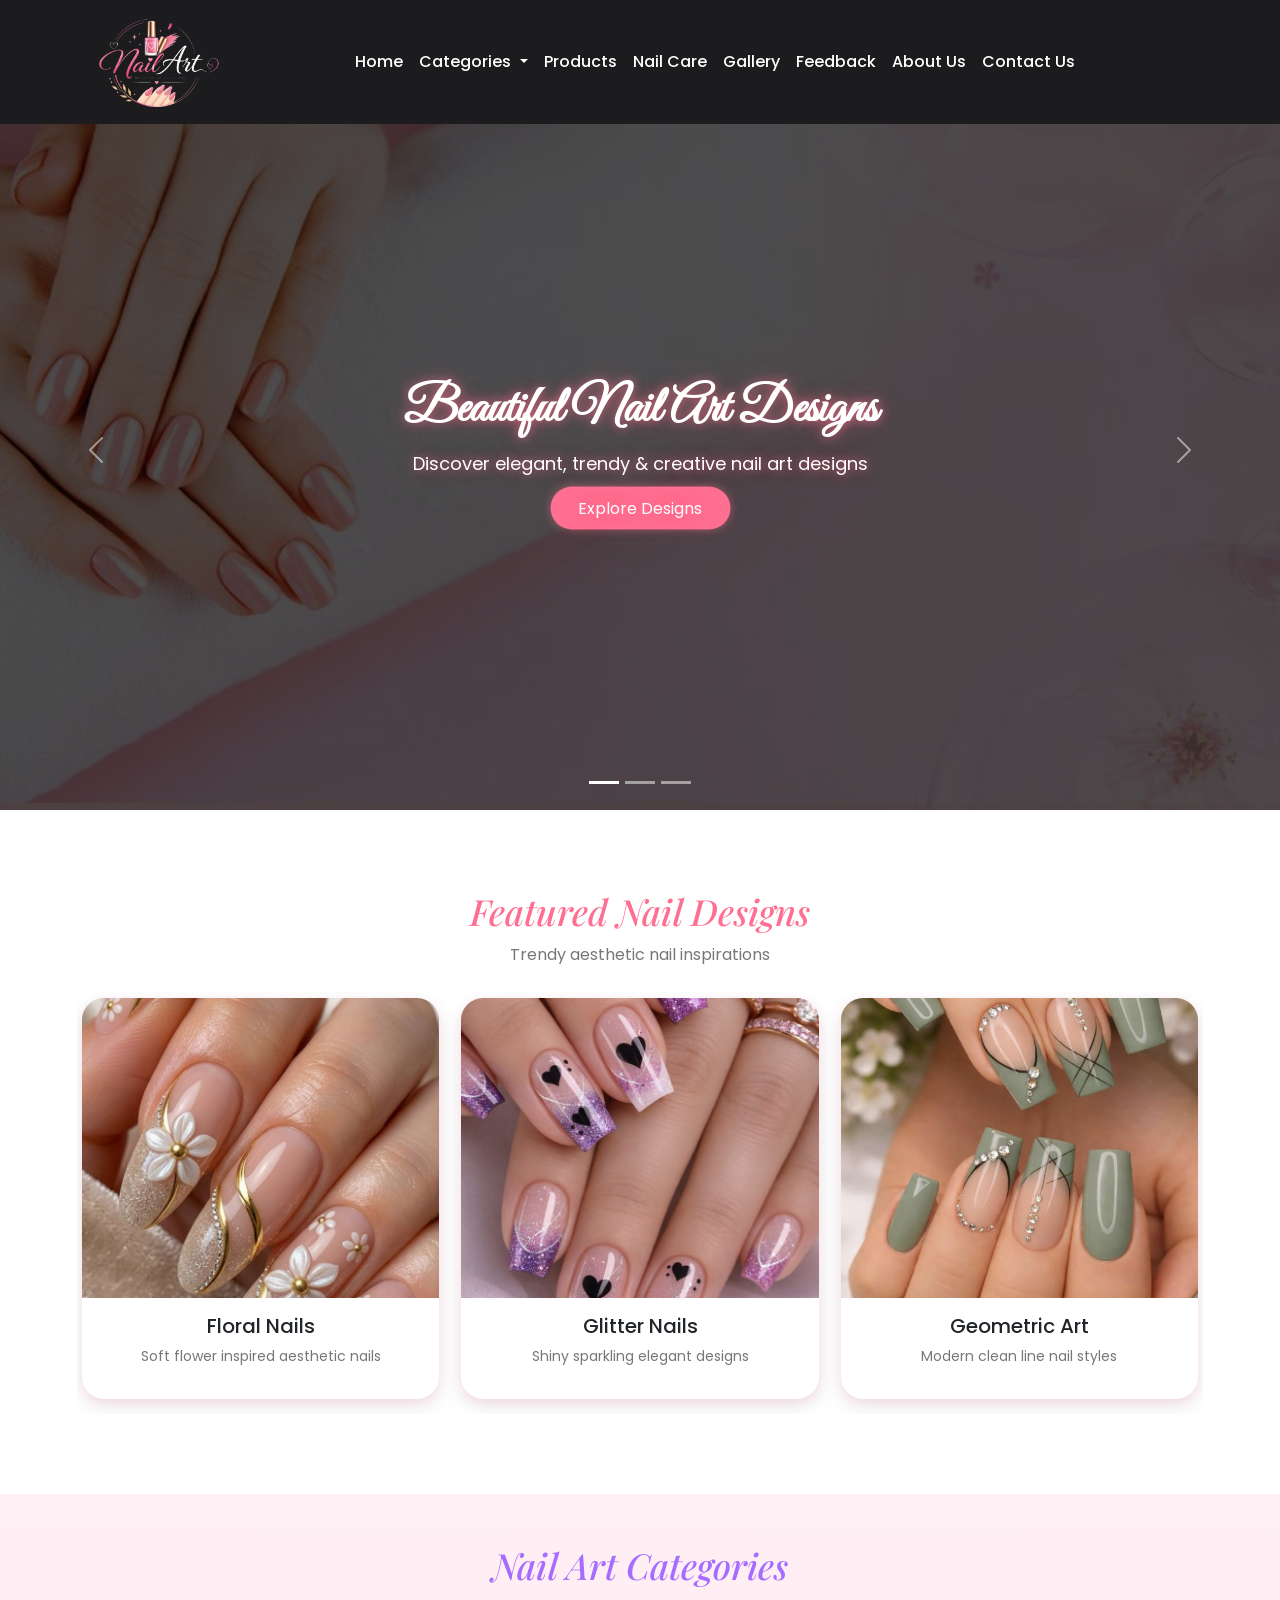
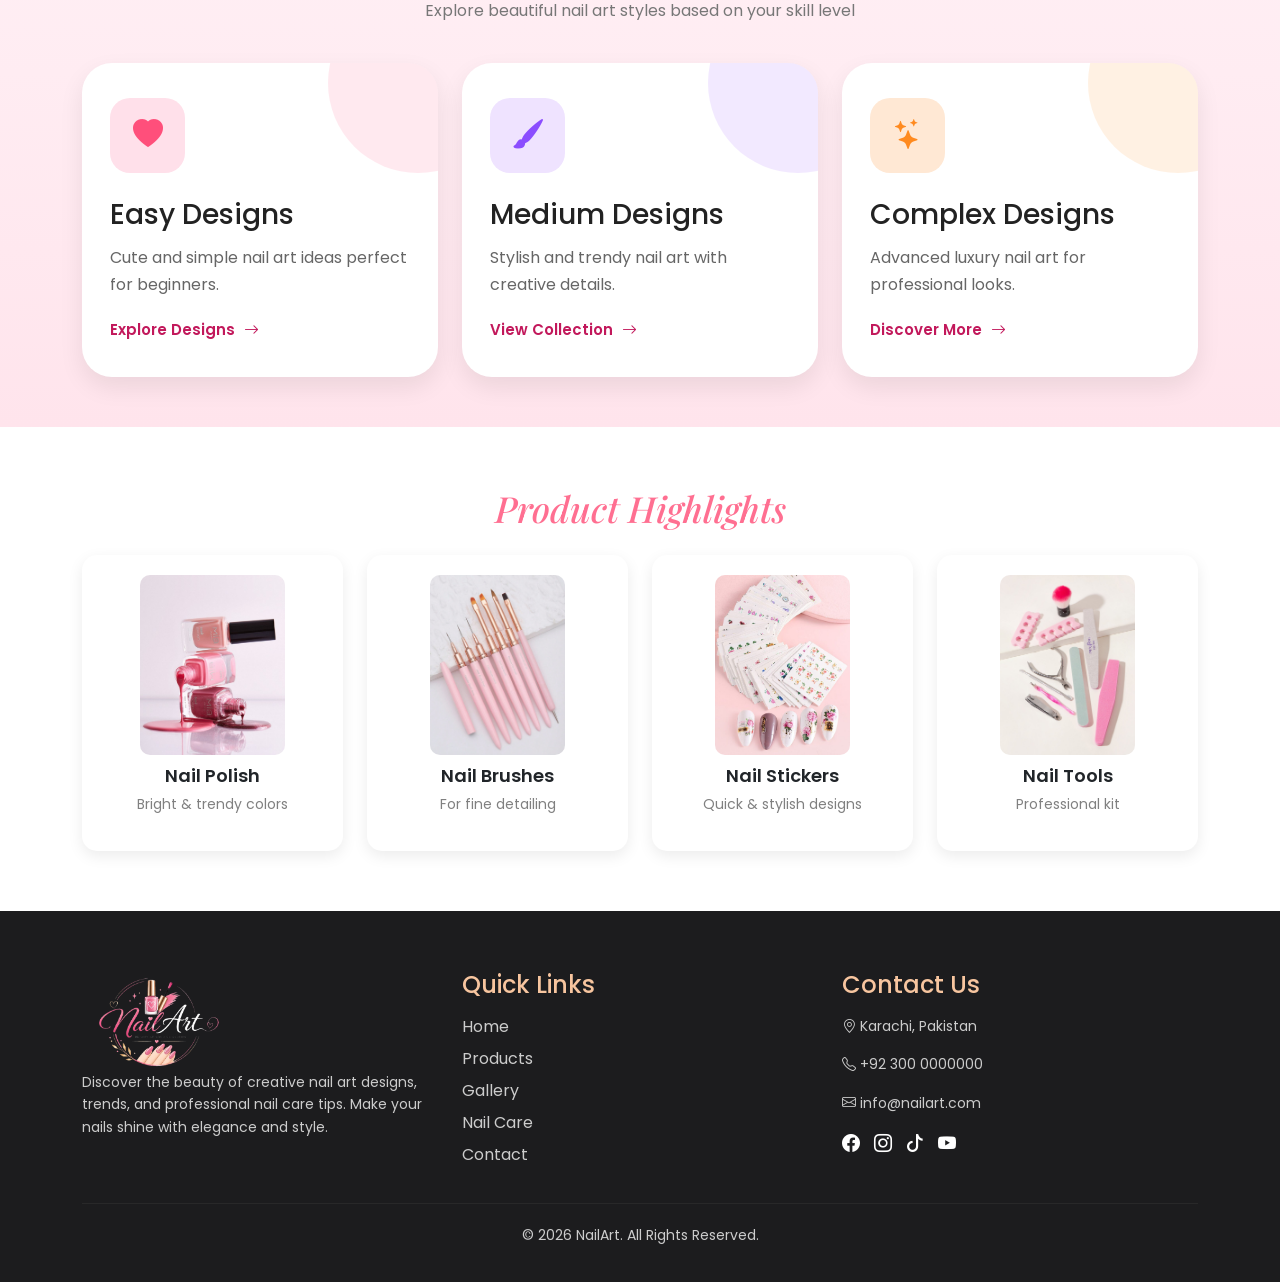
<file: index.html>
<!DOCTYPE html>
<html lang="en">

<head>
    <meta charset="UTF-8">
    <meta name="viewport" content="width=device-width, initial-scale=1.0">
    <!-- google-site-verification -->
    <meta name="google-site-verification" content="_1hsx1_H_8xCbtpYO79grFvbFQDn1XfWhlNvRf5GazY" />
    <!-- BOOTSTRAP LINK  -->
    <link href="https://cdn.jsdelivr.net/npm/bootstrap@5.3.8/dist/css/bootstrap.min.css" rel="stylesheet"
        integrity="sha384-sRIl4kxILFvY47J16cr9ZwB07vP4J8+LH7qKQnuqkuIAvNWLzeN8tE5YBujZqJLB" crossorigin="anonymous">
    <link href="https://cdn.jsdelivr.net/npm/bootstrap-icons/font/bootstrap-icons.css" rel="stylesheet">
    
    <!-- GOOGLE FONTS -->
    <link href="https://fonts.googleapis.com/css2?family=Playfair+Display:ital,wght@0,400;0,600;1,600&display=swap"
        rel="stylesheet">
    <link rel="preconnect" href="https://fonts.googleapis.com">
    <link rel="preconnect" href="https://fonts.gstatic.com" crossorigin>
    <link href="https://fonts.googleapis.com/css2?family=Great+Vibes&display=swap" rel="stylesheet">
    <link
        href="https://fonts.googleapis.com/css2?family=Poppins:ital,wght@0,100;0,200;0,300;0,400;0,500;0,600;0,700;0,800;0,900;1,100;1,200;1,300;1,400;1,500;1,600;1,700;1,800;1,900&display=swap"
        rel="stylesheet">
    <link rel="stylesheet" href="style.css">
    <title>NailArt</title>
    <link rel="icon" type="image/png" href="images/favicon.png">
</head>

<body>
    <!-- navigation bar -->
    <nav class="navbar navbar-expand-lg fixed-top ">
        <div class="container">
            <img src="images/logo.png" alt="NailArt" width="150">
            <button class="navbar-toggler" type="button" data-bs-toggle="collapse"
                data-bs-target="#navbarSupportedContent" aria-controls="navbarSupportedContent" aria-expanded="false"
                aria-label="Toggle navigation">
                <span class="navbar-toggler-icon"></span>
            </button>
            <div class="collapse navbar-collapse" id="navbarSupportedContent">
                <ul class="navbar-nav m-auto">
                    <li class="nav-item">
                        <a class="nav-link " aria-current="page" href="index.html" target="_blank">Home</a>
                    </li>

                    <li class="nav-item dropdown">
                        <a class="nav-link dropdown-toggle link" href="#featured" role="button"
                            data-bs-toggle="dropdown" aria-expanded="false">
                            Categories
                        </a>

                        <ul class="dropdown-menu">
                            <li><a class="dropdown-item" href="designs.html#easy">Easy Design</a></li>
                            <li><a class="dropdown-item" href="designs.html#medium">Medium Designs</a></li>
                            <li><a class="dropdown-item" href="designs.html#complex">Complex Designs</a></li>
                        </ul>
                    </li>
                    <li class="nav-item">
                        <a class="nav-link" href="products.html" target="_blank">Products</a>
                    </li>
                    <li class="nav-item">
                        <a class="nav-link" href="nailcare.html" target="_blank">Nail Care</a>
                    </li>
                    <li class="nav-item">
                        <a class="nav-link" href="gallery.html" target="_blank">Gallery</a>
                    </li>
                    <li class="nav-item">
                        <a class="nav-link" href="feedback.html">Feedback</a>
                    </li>
                    <li class="nav-item">
                        <a class="nav-link" href="about-us.html">About Us</a>
                    </li>
                    <li class="nav-item">
                        <a class="nav-link" href="contact.html">Contact Us</a>
                    </li>
                </ul>
            </div>
        </div>
    </nav>

    <!-- HERO SECTION -->

    <div id="carouselExampleCaptions" class="carousel slide  carousel-fade" data-bs-ride="carousel"
        data-bs-interval="2000">
        <div class="carousel-indicators">
            <button type="button" data-bs-target="#carouselExampleCaptions" data-bs-slide-to="0" class="active"
                aria-current="true" aria-label="Slide 1"></button>
            <button type="button" data-bs-target="#carouselExampleCaptions" data-bs-slide-to="1"
                aria-label="Slide 2"></button>
            <button type="button" data-bs-target="#carouselExampleCaptions" data-bs-slide-to="2"
                aria-label="Slide 3"></button>
        </div>
        <div class="carousel-inner">
            <div class="carousel-item active">
                <img src="images/banner-01.png" class="d-block w-100 hero-img" alt="...">
                <div class="hero-text">
                    <h1>Beautiful Nail Art Designs</h1>
                    <p>Discover elegant, trendy & creative nail art designs</p>
                    <a href="designs.html" class="btn-custom">Explore Designs</a>
                </div>
            </div>
            <div class="carousel-item">
                <img src="images/banner-02.jpg" class="d-block w-100 hero-img" alt="...">
                <div class="hero-text">
                    <h1>Creative & Elegant Styles</h1>
                    <p>Make your nails shine with modern beauty trends</p>
                    <a href="gallery.html" class="btn-custom">View Gallery</a>
                </div>
            </div>
            <div class="carousel-item">
                <img src="images/banner-03.jpg" class="d-block w-100 hero-img" alt="...">
                <div class="hero-text">
                    <h1>Perfect Nails for Every Occasion</h1>
                    <p>Perfect nail care & designs for every occasion</p>
                    <a href="products.html" class="btn-custom">Explore Products</a>
                </div>
            </div>
        </div>
        <button class="carousel-control-prev" type="button" data-bs-target="#carouselExampleCaptions"
            data-bs-slide="prev">
            <span class="carousel-control-prev-icon" aria-hidden="true"></span>
            <span class="visually-hidden">Previous</span>
        </button>
        <button class="carousel-control-next" type="button" data-bs-target="#carouselExampleCaptions"
            data-bs-slide="next">
            <span class="carousel-control-next-icon" aria-hidden="true"></span>
            <span class="visually-hidden">Next</span>
        </button>
    </div>

    <!-- FEATURED SLIDER SECTION -->

    <section class="featured-slider-section">
        <div class="featured-heading">
            <h2>Featured Nail Designs</h2>
            <p>Trendy aesthetic nail inspirations</p>
        </div>

        <div class="featured-slider">

            <!-- CARD 1 -->
            <div class="featured-card">
                <img src="images/floral-1.jpg" class="slider-image">
                <div class="featured-content">
                    <h3>Floral Nails</h3>
                    <p>Soft flower inspired aesthetic nails</p>
                </div>
            </div>

            <!-- CARD 2 -->
            <div class="featured-card">
                <img src="images/glitter-1.jpg" class="slider-image">
                <div class="featured-content">
                    <h3>Glitter Nails</h3>
                    <p>Shiny sparkling elegant designs</p>
                </div>
            </div>

            <!-- CARD 3 -->
            <div class="featured-card">
                <img src="images/geo-1.jpg" class="slider-image">
                <div class="featured-content">
                    <h3>Geometric Art</h3>
                    <p>Modern clean line nail styles</p>
                </div>
            </div>

            <!-- CARD 4 -->
            <div class="featured-card">
                <img src="images/bridal-1.jpg" class="slider-image">
                <div class="featured-content">
                    <h3>Bridal Nails</h3>
                    <p>Luxury wedding inspired nails</p>
                </div>
            </div>

            <!-- CARD 5 -->
            <div class="featured-card">
                <img src="images/chrome-1.jpg" class="slider-image">
                <div class="featured-content">
                    <h3>Chrome Nails</h3>
                    <p>Glossy metallic trendy art</p>
                </div>
            </div>

            <!-- CARD 6 -->
            <div class="featured-card">
                <img src="images/french-1.jpg" class="slider-image">
                <div class="featured-content">
                    <h3>French Tips</h3>
                    <p>Classic minimal aesthetic look</p>
                </div>
            </div>

            <!-- CARD 7 -->
            <div class="featured-card">
                <img src="images/matte-1.jpg" class="slider-image">
                <div class="featured-content">
                    <h3>Matte Nails</h3>
                    <p>Elegant smooth matte textures</p>
                </div>
            </div>

            <!-- CARD 8 -->
            <div class="featured-card">
                <img src="images/heart-1.jpg" class="slider-image">
                <div class="featured-content">
                    <h3>Heart Nails</h3>
                    <p>Cute romantic nail inspirations</p>
                </div>
            </div>
        </div>
    </section>


    <!-- CATEGORIES SECTION -->

    <section class="categories">
        <div class="container">
            <div class="cat-heading">
                <h2>Nail Art Categories</h2>
                <p>
                    Explore beautiful nail art styles based on your skill level
                </p>
            </div>
            <div class="row g-4 mt-2">
                <!-- EASY -->
                <div class="col-lg-4 col-md-6">
                    <a href="designs.html#easy" class="cat-link">
                        <div class="cat-card easy-card">
                            <div class="cat-icon">
                                <i class="bi bi-heart-fill"></i>
                            </div>
                            <div class="cat-content">
                                <h3>Easy Designs</h3>
                                <p>
                                    Cute and simple nail art ideas perfect for beginners.
                                </p>
                                <span>
                                    Explore Designs
                                    <i class="bi bi-arrow-right"></i>
                                </span>
                            </div>
                        </div>
                    </a>
                </div>


                <!-- MEDIUM -->
                <div class="col-lg-4 col-md-6">
                    <a href="designs.html#medium" class="cat-link">
                        <div class="cat-card medium-card">
                            <div class="cat-icon">
                                <i class="bi bi-brush-fill"></i>
                            </div>
                            <div class="cat-content">
                                <h3>Medium Designs</h3>
                                <p>
                                    Stylish and trendy nail art with creative details.
                                </p>
                                <span>
                                    View Collection
                                    <i class="bi bi-arrow-right"></i>
                                </span>
                            </div>
                        </div>
                    </a>
                </div>


                <!-- COMPLEX -->
                <div class="col-lg-4 col-md-6">
                    <a href="designs.html#complex" class="cat-link">
                        <div class="cat-card complex-card">
                            <div class="cat-icon">
                                <i class="bi bi-stars"></i>
                            </div>
                            <div class="cat-content">
                                <h3>Complex Designs</h3>
                                <p>
                                    Advanced luxury nail art for professional looks.
                                </p>
                                <span>
                                    Discover More
                                    <i class="bi bi-arrow-right"></i>
                                </span>
                            </div>
                        </div>
                    </a>
                </div>
            </div>
        </div>
    </section>

    <!-- Products Highlights Section -->
    <section class="products">
        <div class="container">
            <h2 class="text-center">Product Highlights</h2>
            <div class="row mt-4">
                <div class="col-md-3">
                    <div class="product-card">
                        <img src="images/polish.jpg" class="img-fluid">
                        <h4>Nail Polish</h4>
                        <p>Bright & trendy colors</p>
                    </div>
                </div>
                <div class="col-md-3">
                    <div class="product-card">
                        <img src="images/brush.jpg" class="img-fluid">
                        <h4>Nail Brushes</h4>
                        <p>For fine detailing</p>
                    </div>
                </div>
                <div class="col-md-3">
                    <div class="product-card">
                        <img src="images/stickers.jpg" class="img-fluid">
                        <h4>Nail Stickers</h4>
                        <p>Quick & stylish designs</p>
                    </div>
                </div>
                <div class="col-md-3">
                    <div class="product-card">
                        <img src="images/tools.jpg" class="img-fluid">
                        <h4>Nail Tools</h4>
                        <p>Professional kit</p>
                    </div>
                </div>
            </div>
        </div>
    </section>



    <!-- Footer Section -->
    <footer class="footer">
        <div class="container">
            <div class="row">
                <div class="col-md-4">
                    <img src="images/logo.png" alt="NailArt" width="150">
                    <p>
                        Discover the beauty of creative nail art designs, trends, and professional nail care tips.
                        Make your nails shine with elegance and style.
                    </p>
                </div>

                <div class="col-md-4">
                    <h4>Quick Links</h4>
                    <ul>
                        <li><a href="index.html">Home</a></li>
                        <li><a href="products.html">Products</a></li>
                        <li><a href="gallery.html">Gallery</a></li>
                        <li><a href="nailcare.html">Nail Care</a></li>
                        <li><a href="contact.html">Contact</a></li>
                    </ul>
                </div>

                <div class="col-md-4">
                    <h4>Contact Us</h4>
                    <p><i class="bi bi-geo-alt"></i> Karachi, Pakistan</p>
                    <p><i class="bi bi-telephone"></i> +92 300 0000000</p>
                    <p><i class="bi bi-envelope"></i> info@nailart.com</p>

                    <div class="social-icons">
                        <a href="https://facebook.com"><i class="bi bi-facebook"></i></a>
                        <a href="https://instagram.com"><i class="bi bi-instagram"></i></a>
                        <a href="https://tiktok.com"><i class="bi bi-tiktok"></i></a>
                        <a href="https://youtube.com"><i class="bi bi-youtube"></i></a>
                    </div>
                </div>
            </div>
            <hr>

            <p class="text-center copyright">
                © 2026 NailArt. All Rights Reserved.
            </p>
        </div>
    </footer>

    <script src="script.js"></script>
    <script src="https://cdn.jsdelivr.net/npm/bootstrap@5.3.8/dist/js/bootstrap.bundle.min.js"></script>
</body>

</html>
</file>
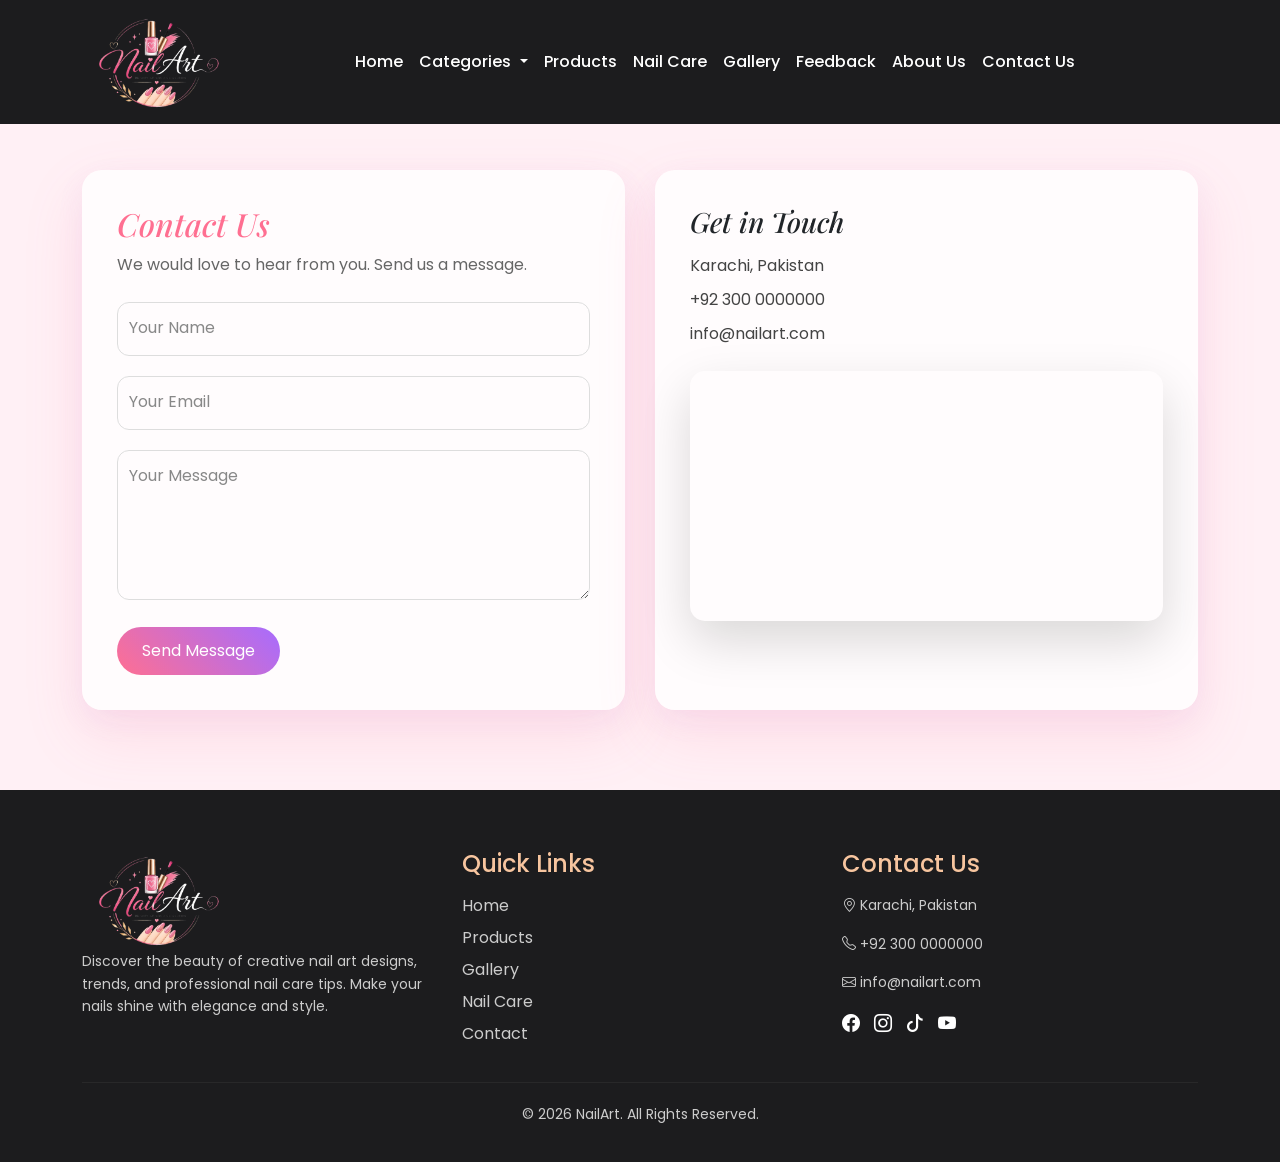
<file: contact.html>
<!DOCTYPE html>
<html lang="en">

<head>
    <meta charset="UTF-8">
    <meta name="viewport" content="width=device-width, initial-scale=1.0">
    <!-- BOOTSTRAP LINK  -->
    <link href="https://cdn.jsdelivr.net/npm/bootstrap@5.3.8/dist/css/bootstrap.min.css" rel="stylesheet"
        integrity="sha384-sRIl4kxILFvY47J16cr9ZwB07vP4J8+LH7qKQnuqkuIAvNWLzeN8tE5YBujZqJLB" crossorigin="anonymous">
    <link href="https://cdn.jsdelivr.net/npm/bootstrap-icons/font/bootstrap-icons.css" rel="stylesheet">

    <!-- GOOGLE FONTS -->
    <link href="https://fonts.googleapis.com/css2?family=Playfair+Display:ital,wght@0,400;0,600;1,600&display=swap"
        rel="stylesheet">
    <link rel="preconnect" href="https://fonts.googleapis.com">
    <link rel="preconnect" href="https://fonts.gstatic.com" crossorigin>
    <link href="https://fonts.googleapis.com/css2?family=Great+Vibes&display=swap" rel="stylesheet">
    <link
        href="https://fonts.googleapis.com/css2?family=Poppins:ital,wght@0,100;0,200;0,300;0,400;0,500;0,600;0,700;0,800;0,900;1,100;1,200;1,300;1,400;1,500;1,600;1,700;1,800;1,900&display=swap"
        rel="stylesheet">
    <link rel="stylesheet" href="contact.css">
    <title>NailArt | Contact Us </title>
    <link rel="icon" type="image/png" href="images/favicon.png">
</head>

<body>
    <!-- navigation bar -->
    <nav class="navbar navbar-expand-lg fixed-top ">
        <div class="container">
            <img src="images/logo.png" alt="NailArt" width="150">
            <button class="navbar-toggler" type="button" data-bs-toggle="collapse"
                data-bs-target="#navbarSupportedContent" aria-controls="navbarSupportedContent" aria-expanded="false"
                aria-label="Toggle navigation">
                <span class="navbar-toggler-icon"></span>
            </button>
            <div class="collapse navbar-collapse" id="navbarSupportedContent">
                <ul class="navbar-nav m-auto">
                    <li class="nav-item">
                        <a class="nav-link " aria-current="page" href="index.html" target="_blank">Home</a>
                    </li>

                    <li class="nav-item dropdown">
                        <a class="nav-link dropdown-toggle" href="#featured" role="button" data-bs-toggle="dropdown"
                            aria-expanded="false">
                            Categories
                        </a>

                        <ul class="dropdown-menu">
                            <li><a class="dropdown-item" href="designs.html#easy">Easy Design</a></li>
                            <li><a class="dropdown-item" href="designs.html#medium">Medium Designs</a></li>
                            <li><a class="dropdown-item" href="designs.html#complex">Complex Designs</a></li>
                        </ul>
                    </li>
                    <li class="nav-item">
                        <a class="nav-link" href="products.html" target="_blank">Products</a>
                    </li>
                    <li class="nav-item">
                        <a class="nav-link" href="nailcare.html" target="_blank">Nail Care</a>
                    </li>
                    <li class="nav-item">
                        <a class="nav-link" href="gallery.html" target="_blank">Gallery</a>
                    </li>
                    <li class="nav-item">
                        <a class="nav-link" href="feedback.html">Feedback</a>
                    </li>
                    <li class="nav-item">
                        <a class="nav-link" href="about-us.html">About Us</a>
                    </li>
                    <li class="nav-item">
                        <a class="nav-link" href="contact.html">Contact Us</a>
                    </li>
                </ul>
            </div>
        </div>
    </nav>


    <section class="contact-section">
        <div class="container">
            <div class="contact-grid">

                <!-- LEFT SIDE -->
                <div class="contact-left">
                    <h2>Contact Us</h2>
                    <p>We would love to hear from you. Send us a message.</p>

                    <form id="contactForm">

                        <div class="input-box">
                            <input type="text" id="name" required>
                            <label>Your Name</label>
                        </div>

                        <div class="input-box">
                            <input type="email" id="email" required>
                            <label>Your Email</label>
                        </div>

                        <div class="input-box">
                            <textarea id="message" rows="5" required></textarea>
                            <label>Your Message</label>
                        </div>

                        <button type="submit">Send Message</button>
                    </form>
                </div>

                <!-- RIGHT SIDE -->
                <div class="contact-right">
                    <h3>Get in Touch</h3>

                    <div class="info">
                        <p>Karachi, Pakistan</p>
                        <p>+92 300 0000000</p>
                        <p>info@nailart.com</p>
                    </div>

                    <div class="map">
                        <iframe src="https://www.google.com/maps?q=Karachi,Pakistan&output=embed" width="100%"
                            height="250" style="border:0; border-radius:15px;" loading="lazy">
                        </iframe>
                    </div>
                </div>

            </div>
        </div>
    </section>

    <!-- Footer Section -->
    <footer class="footer">
        <div class="container">
            <div class="row">


                <div class="col-md-4">
                    <img src="images/logo.png" alt="NailArt" width="150">
                    <p>
                        Discover the beauty of creative nail art designs, trends, and professional nail care tips.
                        Make your nails shine with elegance and style.
                    </p>
                </div>


                <div class="col-md-4">
                    <h4>Quick Links</h4>
                    <ul>
                        <li><a href="index.html">Home</a></li>
                        <li><a href="products.html">Products</a></li>
                        <li><a href="gallery.html">Gallery</a></li>
                        <li><a href="nailcare.html">Nail Care</a></li>
                        <li><a href="contact.html">Contact</a></li>
                    </ul>
                </div>


                <div class="col-md-4">
                    <h4>Contact Us</h4>
                    <p><i class="bi bi-geo-alt"></i> Karachi, Pakistan</p>
                    <p><i class="bi bi-telephone"></i> +92 300 0000000</p>
                    <p><i class="bi bi-envelope"></i> info@nailart.com</p>

                    <div class="social-icons">
                        <a href="https://facebook.com"><i class="bi bi-facebook"></i></a>
                        <a href="https://instagram.com"><i class="bi bi-instagram"></i></a>
                        <a href="https://tiktok.com"><i class="bi bi-tiktok"></i></a>
                        <a href="https://youtube.com"><i class="bi bi-youtube"></i></a>
                    </div>
                </div>

            </div>

            <hr>

            <p class="text-center copyright">
                © 2026 NailArt. All Rights Reserved.
            </p>
        </div>
    </footer>











    <script src="script.js"></script>
    <script src="https://cdn.jsdelivr.net/npm/bootstrap@5.3.8/dist/js/bootstrap.bundle.min.js"></script>
</body>

</html>
</file>
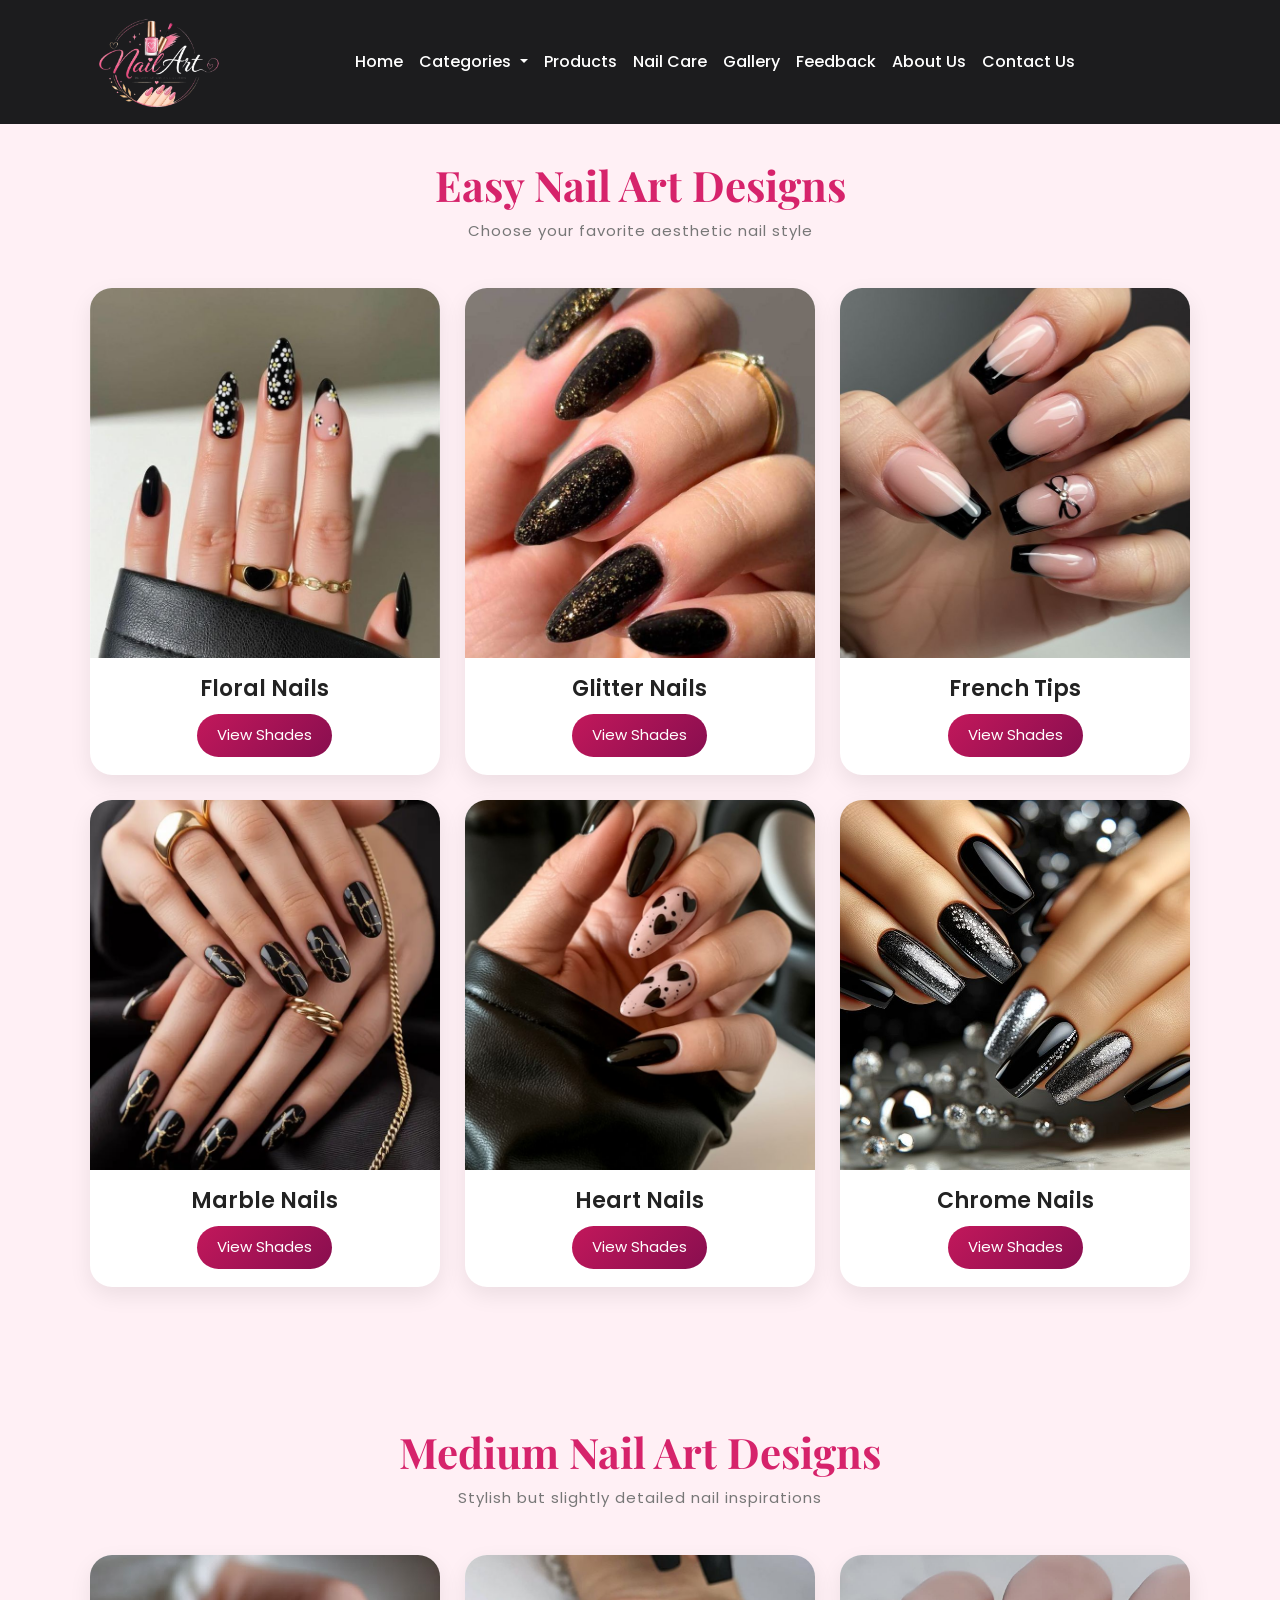
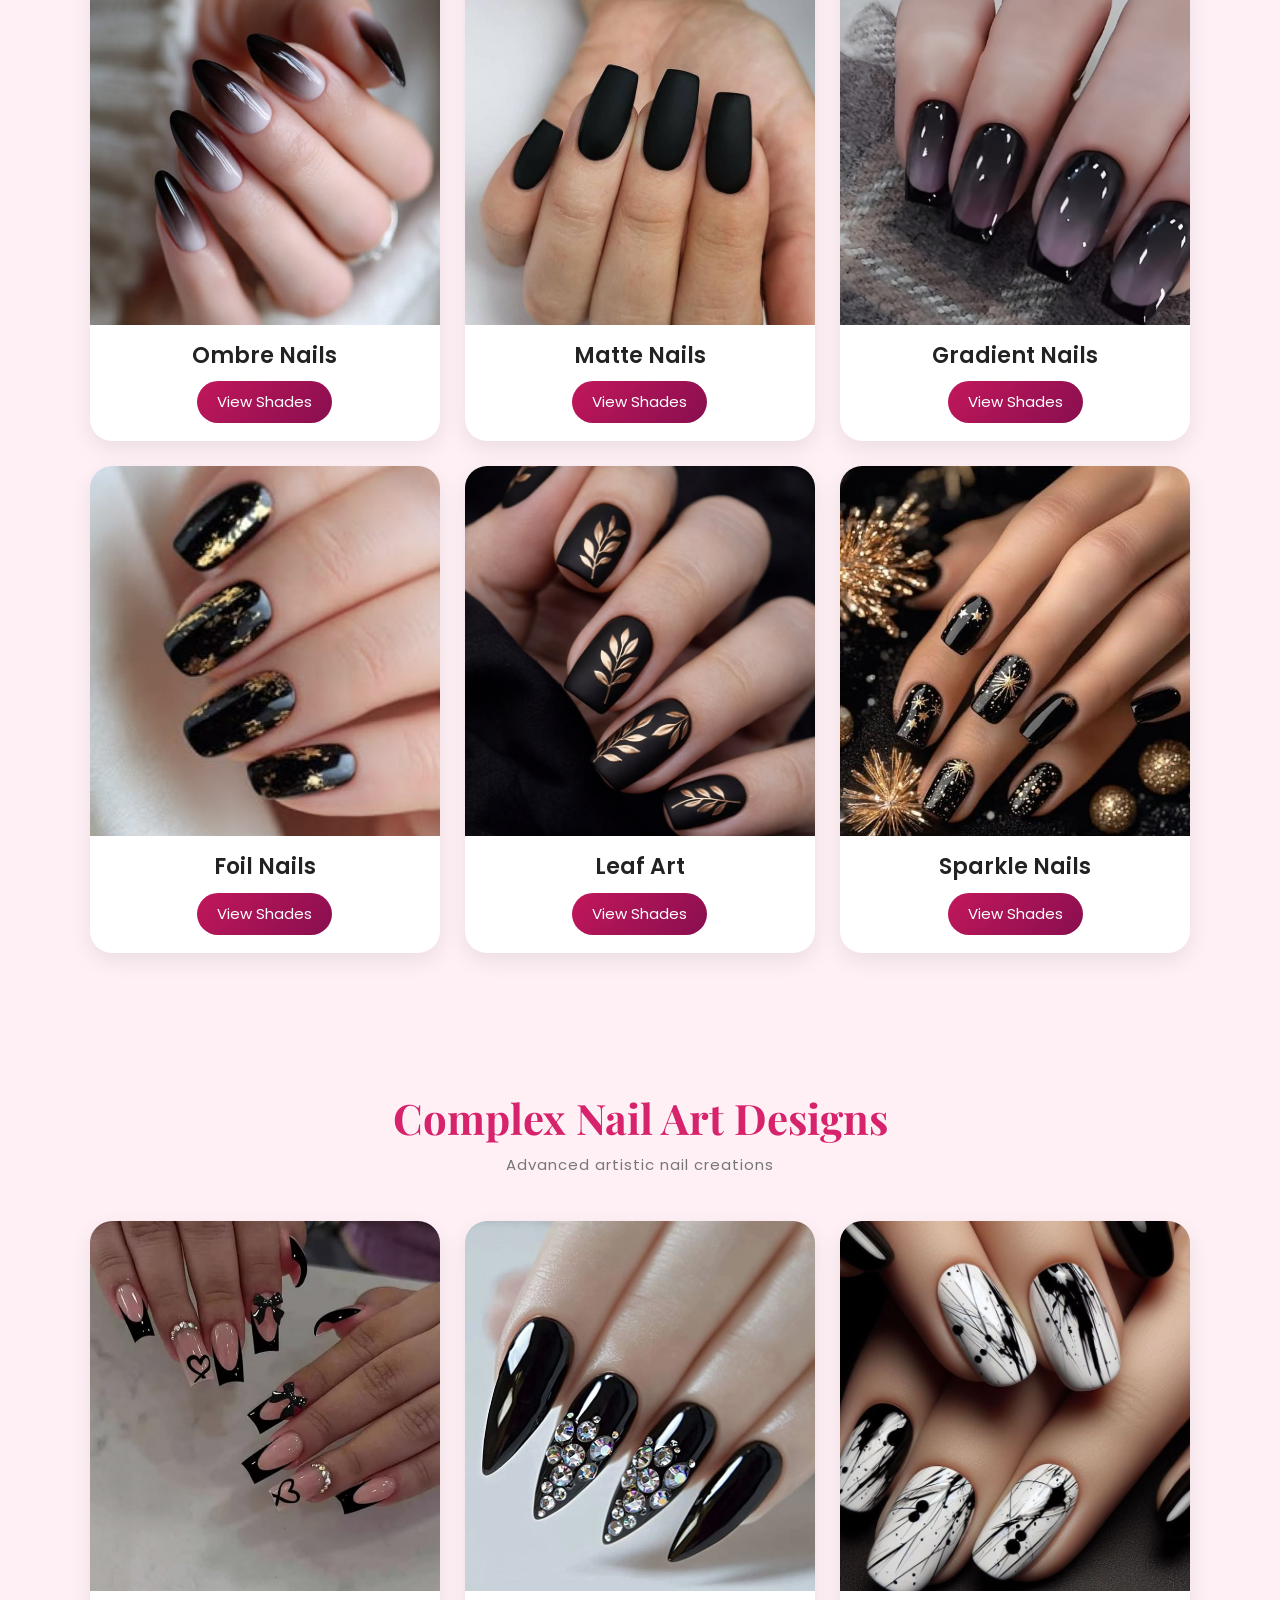
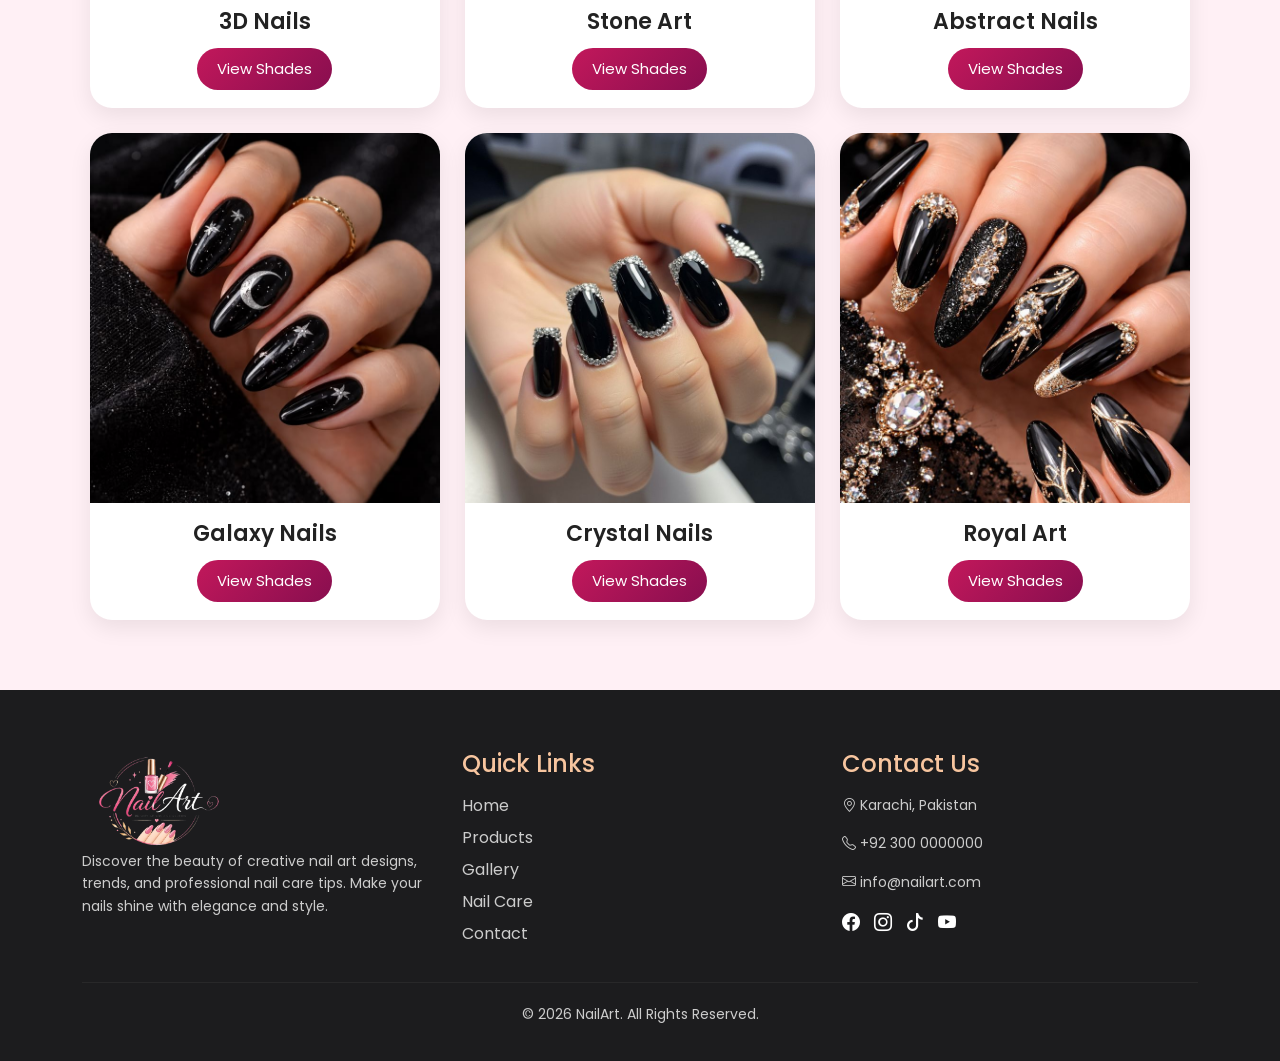
<file: designs.html>
<!DOCTYPE html>
<html lang="en">

<head>
    <meta charset="UTF-8">
    <meta name="viewport" content="width=device-width, initial-scale=1.0">
    <!-- BOOTSTRAP LINK  -->
    <link href="https://cdn.jsdelivr.net/npm/bootstrap@5.3.8/dist/css/bootstrap.min.css" rel="stylesheet"
        integrity="sha384-sRIl4kxILFvY47J16cr9ZwB07vP4J8+LH7qKQnuqkuIAvNWLzeN8tE5YBujZqJLB" crossorigin="anonymous">
    <link href="https://cdn.jsdelivr.net/npm/bootstrap-icons/font/bootstrap-icons.css" rel="stylesheet">
    
    <!-- GOOGLE FONTS -->
    <link href="https://fonts.googleapis.com/css2?family=Playfair+Display:ital,wght@0,400;0,600;1,600&display=swap"
        rel="stylesheet">
    <link rel="preconnect" href="https://fonts.googleapis.com">
    <link rel="preconnect" href="https://fonts.gstatic.com" crossorigin>
    <link href="https://fonts.googleapis.com/css2?family=Great+Vibes&display=swap" rel="stylesheet">
    <link
        href="https://fonts.googleapis.com/css2?family=Poppins:ital,wght@0,100;0,200;0,300;0,400;0,500;0,600;0,700;0,800;0,900;1,100;1,200;1,300;1,400;1,500;1,600;1,700;1,800;1,900&display=swap"
        rel="stylesheet">
    <link rel="stylesheet" href="designs.css">
    <title>NailArt | Nail Designs</title>
    <link rel="icon" type="image/png" href="images/favicon.png">
</head>

<body>
    <!-- navigation bar -->
    <nav class="navbar navbar-expand-lg fixed-top ">
        <div class="container">
            <img src="images/logo.png" alt="NailArt" width="150">
            <button class="navbar-toggler" type="button" data-bs-toggle="collapse"
                data-bs-target="#navbarSupportedContent" aria-controls="navbarSupportedContent" aria-expanded="false"
                aria-label="Toggle navigation">
                <span class="navbar-toggler-icon"></span>
            </button>
            <div class="collapse navbar-collapse" id="navbarSupportedContent">
                <ul class="navbar-nav m-auto">
                    <li class="nav-item">
                        <a class="nav-link " aria-current="page" href="index.html" target="_blank">Home</a>
                    </li>

                    <li class="nav-item dropdown">
                        <a class="nav-link dropdown-toggle" href="#featured" role="button" data-bs-toggle="dropdown"
                            aria-expanded="false">
                            Categories
                        </a>

                        <ul class="dropdown-menu">
                            <li><a class="dropdown-item" href="designs.html#easy">Easy Design</a></li>
                            <li><a class="dropdown-item" href="designs.html#medium">Medium Designs</a></li>
                            <li><a class="dropdown-item" href="designs.html#complex">Complex Designs</a></li>
                        </ul>
                    </li>
                    <li class="nav-item">
                        <a class="nav-link" href="products.html" target="_blank">Products</a>
                    </li>
                    <li class="nav-item">
                        <a class="nav-link" href="nailcare.html" target="_blank">Nail Care</a>
                    </li>
                    <li class="nav-item">
                        <a class="nav-link" href="gallery.html" target="_blank">Gallery</a>
                    </li>
                    <li class="nav-item">
                        <a class="nav-link" href="feedback.html">Feedback</a>
                    </li>
                    <li class="nav-item">
                        <a class="nav-link" href="about-us.html">About Us</a>
                    </li>
                    <li class="nav-item">
                        <a class="nav-link" href="contact.html">Contact Us</a>
                    </li>
                </ul>
            </div>
        </div>
    </nav>

    <!-- ================= EASY DESIGNS ================= -->

    <section class="easy-designs"  id="easy">
        <div class="design-heading">
            <h2>Easy Nail Art Designs</h2>
            <p>Choose your favorite aesthetic nail style</p>
        </div>
        <div class="design-grid">

            <!-- CARD 1 -->
            <div class="design-card">

                <img src="images/floral-black.jpg" class="design-img">

                <div class="design-info">
                    <h3>Floral Nails</h3>

                    <button class="view-btn">
                        View Shades
                    </button>
                </div>

                <div class="shade-box">

                    <div class="shade cherry" data-image="images/floral-cherry.jpg"></div>

                    <div class="shade black" data-image="images/floral-black.jpg"></div>

                    <div class="shade nude" data-image="images/floral-nude.jpg"></div>

                    <div class="shade brown" data-image="images/floral-brown.jpg"></div>

                </div>

            </div>


            <!-- CARD 2 -->
            <div class="design-card">

                <img src="images/glitter-black.jpg" class="design-img">

                <div class="design-info">
                    <h3>Glitter Nails</h3>

                    <button class="view-btn">
                        View Shades
                    </button>
                </div>

                <div class="shade-box">

                    <div class="shade cherry" data-image="images/glitter-cherry.jpg"></div>

                    <div class="shade black" data-image="images/glitter-black.jpg"></div>

                    <div class="shade nude" data-image="images/glitter-nude.jpg"></div>

                    <div class="shade brown" data-image="images/glitter-brown.jpg"></div>

                </div>

            </div>


            <!-- CARD 3 -->
            <div class="design-card">

                <img src="images/french-black.jpg" class="design-img">

                <div class="design-info">
                    <h3>French Tips</h3>

                    <button class="view-btn">
                        View Shades
                    </button>
                </div>

                <div class="shade-box">

                    <div class="shade cherry" data-image="images/french-cherry.jpg"></div>

                    <div class="shade black" data-image="images/french-black.jpg"></div>

                    <div class="shade nude" data-image="images/french-nude.jpg"></div>

                    <div class="shade brown" data-image="images/french-brown.jpg"></div>

                </div>

            </div>


            <!-- CARD 4 -->
            <div class="design-card">
                <img src="images/marble-black.jpg" class="design-img">

                <div class="design-info">
                    <h3>Marble Nails</h3>

                    <button class="view-btn">
                        View Shades
                    </button>
                </div>
                <div class="shade-box">

                    <div class="shade cherry" data-image="images/marble-cherry.jpg"></div>
                    <div class="shade black" data-image="images/marble-black.jpg"></div>
                    <div class="shade nude" data-image="images/marble-nude.jpg"></div>
                    <div class="shade brown" data-image="images/marble-brown.jpg"></div>
                </div>
            </div>


            <!-- CARD 5 -->
            <div class="design-card">
                <img src="images/heart-black.jpg" class="design-img">

                <div class="design-info">
                    <h3>Heart Nails</h3>
                    <button class="view-btn">
                        View Shades
                    </button>
                </div>

                <div class="shade-box">
                    <div class="shade cherry" data-image="images/heart-cherry.jpg"></div>
                    <div class="shade black" data-image="images/heart-black.jpg"></div>
                    <div class="shade nude" data-image="images/heart-nude.jpg"></div>
                    <div class="shade brown" data-image="images/heart-brown.jpg"></div>
                </div>
            </div>


            <!-- CARD 6 -->
            <div class="design-card">
                <img src="images/chrome-black.jpg" class="design-img">

                <div class="design-info">
                    <h3>Chrome Nails</h3>
                    <button class="view-btn">
                        View Shades
                    </button>
                </div>

                <div class="shade-box">
                    <div class="shade cherry" data-image="images/chrome-cherry.jpg"></div>
                    <div class="shade black" data-image="images/chrome-black.jpg"></div>
                    <div class="shade nude" data-image="images/chrome-nude.jpg"></div>
                    <div class="shade brown" data-image="images/chrome-brown.jpg"></div>
                </div>
            </div>
        </div>
    </section>

    <!-- ================= MEDIUM DESIGNS ================= -->
    <section class="easy-designs" id="medium">

        <div class="design-heading">
            <h2>Medium Nail Art Designs</h2>
            <p>Stylish but slightly detailed nail inspirations</p>
        </div>

        <div class="design-grid">

            <!-- CARD 1 -->
            <div class="design-card">
                <img src="images/ombre-black.jpg" class="design-img">
                <div class="design-info">
                    <h3>Ombre Nails</h3>
                    <button class="view-btn">View Shades</button>
                </div>
                <div class="shade-box">
                    <div class="shade cherry" data-image="images/ombre-cherry.jpg"></div>
                    <div class="shade black" data-image="images/ombre-black.jpg"></div>
                    <div class="shade nude" data-image="images/ombre-nude.jpg"></div>
                    <div class="shade brown" data-image="images/ombre-brown.jpg"></div>
                </div>
            </div>

            <!-- CARD 2 -->
            <div class="design-card">
                <img src="images/matte-black.jpg" class="design-img">
                <div class="design-info">
                    <h3>Matte Nails</h3>
                    <button class="view-btn">View Shades</button>
                </div>
                <div class="shade-box">
                    <div class="shade cherry" data-image="images/matte-cherry.jpg"></div>
                    <div class="shade black" data-image="images/matte-black.jpg"></div>
                    <div class="shade nude" data-image="images/matte-nude.jpg"></div>
                    <div class="shade brown" data-image="images/matte-brown.jpg"></div>
                </div>
            </div>

            <!-- CARD 3 -->
            <div class="design-card">
                <img src="images/gradient-black.jpg" class="design-img">
                <div class="design-info">
                    <h3>Gradient Nails</h3>
                    <button class="view-btn">View Shades</button>
                </div>
                <div class="shade-box">
                    <div class="shade cherry" data-image="images/gradient-cherry.jpg"></div>
                    <div class="shade black" data-image="images/gradient-black.jpg"></div>
                    <div class="shade nude" data-image="images/gradient-nude.jpg"></div>
                    <div class="shade brown" data-image="images/gradient-brown.jpg"></div>
                </div>
            </div>

            <!-- CARD 4 -->
            <div class="design-card">
                <img src="images/foil-black.jpg" class="design-img">
                <div class="design-info">
                    <h3>Foil Nails</h3>
                    <button class="view-btn">View Shades</button>
                </div>
                <div class="shade-box">
                    <div class="shade cherry" data-image="images/foil-cherry.jpg"></div>
                    <div class="shade black" data-image="images/foil-black.jpg"></div>
                    <div class="shade nude" data-image="images/foil-nude.jpg"></div>
                    <div class="shade brown" data-image="images/foil-brown.jpg"></div>
                </div>
            </div>

            <!-- CARD 5 -->
            <div class="design-card">
                <img src="images/leaf-black.jpg" class="design-img">
                <div class="design-info">
                    <h3>Leaf Art</h3>
                    <button class="view-btn">View Shades</button>
                </div>
                <div class="shade-box">
                    <div class="shade cherry" data-image="images/leaf-cherry.jpg"></div>
                    <div class="shade black" data-image="images/leaf-black.jpg"></div>
                    <div class="shade nude" data-image="images/leaf-nude.jpg"></div>
                    <div class="shade brown" data-image="images/leaf-brown.jpg"></div>
                </div>
            </div>

            <!-- CARD 6 -->
            <div class="design-card">
                <img src="images/sparkle-black.jpg" class="design-img">
                <div class="design-info">
                    <h3>Sparkle Nails</h3>
                    <button class="view-btn">View Shades</button>
                </div>
                <div class="shade-box">
                    <div class="shade cherry" data-image="images/sparkle-cherry.jpg"></div>
                    <div class="shade black" data-image="images/sparkle-black.jpg"></div>
                    <div class="shade nude" data-image="images/sparkle-nude.jpg"></div>
                    <div class="shade brown" data-image="images/sparkle-brown.jpg"></div>
                </div>
            </div>

        </div>
    </section>


    <!-- ================= COMPLEX DESIGNS ================= -->
    <section class="easy-designs" id="complex">

        <div class="design-heading">
            <h2>Complex Nail Art Designs</h2>
            <p>Advanced artistic nail creations</p>
        </div>

        <div class="design-grid">

            <!-- CARD 1 -->
            <div class="design-card">
                <img src="images/3d-black.jpg" class="design-img">
                <div class="design-info">
                    <h3>3D Nails</h3>
                    <button class="view-btn">View Shades</button>
                </div>
                <div class="shade-box">
                    <div class="shade cherry" data-image="images/3d-cherry.jpg"></div>
                    <div class="shade black" data-image="images/3d-black.jpg"></div>
                    <div class="shade nude" data-image="images/3d-nude.jpg"></div>
                    <div class="shade brown" data-image="images/3d-brown.jpg"></div>
                </div>
            </div>

            <!-- CARD 2 -->
            <div class="design-card">
                <img src="images/stone-black.jpg" class="design-img">
                <div class="design-info">
                    <h3>Stone Art</h3>
                    <button class="view-btn">View Shades</button>
                </div>
                <div class="shade-box">
                    <div class="shade cherry" data-image="images/stone-cherry.jpg"></div>
                    <div class="shade black" data-image="images/stone-black.jpg"></div>
                    <div class="shade nude" data-image="images/stone-nude.jpg"></div>
                    <div class="shade brown" data-image="images/stone-brown.jpg"></div>
                </div>
            </div>

            <!-- CARD 3 -->
            <div class="design-card">
                <img src="images/abstract-black.jpg" class="design-img">
                <div class="design-info">
                    <h3>Abstract Nails</h3>
                    <button class="view-btn">View Shades</button>
                </div>
                <div class="shade-box">
                    <div class="shade cherry" data-image="images/abstract-cherry.jpg"></div>
                    <div class="shade black" data-image="images/abstract-black.jpg"></div>
                    <div class="shade nude" data-image="images/abstract-nude.jpg"></div>
                    <div class="shade brown" data-image="images/abstract-brown.jpg"></div>
                </div>
            </div>

            <!-- CARD 4 -->
            <div class="design-card">
                <img src="images/galaxy-black.jpg" class="design-img">
                <div class="design-info">
                    <h3>Galaxy Nails</h3>
                    <button class="view-btn">View Shades</button>
                </div>
                <div class="shade-box">
                    <div class="shade cherry" data-image="images/galaxy-cherry.jpg"></div>
                    <div class="shade black" data-image="images/galaxy-black.jpg"></div>
                    <div class="shade nude" data-image="images/galaxy-nude.jpg"></div>
                    <div class="shade brown" data-image="images/galaxy-brown.jpg"></div>
                </div>
            </div>

            <!-- CARD 5 -->
            <div class="design-card">
                <img src="images/crystal-black.jpg" class="design-img">
                <div class="design-info">
                    <h3>Crystal Nails</h3>
                    <button class="view-btn">View Shades</button>
                </div>
                <div class="shade-box">
                    <div class="shade cherry" data-image="images/crystal-cherry.jpg"></div>
                    <div class="shade black" data-image="images/crystal-black.jpg"></div>
                    <div class="shade nude" data-image="images/crystal-nude.jpg"></div>
                    <div class="shade brown" data-image="images/crystal-brown.jpg"></div>
                </div>
            </div>

            <!-- CARD 6 -->
            <div class="design-card">
                <img src="images/royal-black.jpg" class="design-img">
                <div class="design-info">
                    <h3>Royal Art</h3>
                    <button class="view-btn">View Shades</button>
                </div>
                <div class="shade-box">
                    <div class="shade cherry" data-image="images/royal-cherry.jpg"></div>
                    <div class="shade black" data-image="images/royal-black.jpg"></div>
                    <div class="shade nude" data-image="images/royal-nude.jpg"></div>
                    <div class="shade brown" data-image="images/royal-brown.jpg"></div>
                </div>
            </div>

        </div>
    </section>

    <!-- Footer Section -->
    <footer class="footer">
        <div class="container">
            <div class="row">


                <div class="col-md-4">
                    <img src="images/logo.png" alt="NailArt" width="150">
                    <p>
                        Discover the beauty of creative nail art designs, trends, and professional nail care tips.
                        Make your nails shine with elegance and style.
                    </p>
                </div>


                <div class="col-md-4">
                    <h4>Quick Links</h4>
                    <ul>
                        <li><a href="index.html">Home</a></li>
                        <li><a href="products.html">Products</a></li>
                        <li><a href="gallery.html">Gallery</a></li>
                        <li><a href="nailcare.html">Nail Care</a></li>
                        <li><a href="contact.html">Contact</a></li>
                    </ul>
                </div>


                <div class="col-md-4">
                    <h4>Contact Us</h4>
                    <p><i class="bi bi-geo-alt"></i> Karachi, Pakistan</p>
                    <p><i class="bi bi-telephone"></i> +92 300 0000000</p>
                    <p><i class="bi bi-envelope"></i> info@nailart.com</p>

                    <div class="social-icons">
                        <a href="https://facebook.com"><i class="bi bi-facebook"></i></a>
                        <a href="https://instagram.com"><i class="bi bi-instagram"></i></a>
                        <a href="https://tiktok.com"><i class="bi bi-tiktok"></i></a>
                        <a href="https://youtube.com"><i class="bi bi-youtube"></i></a>
                    </div>
                </div>

            </div>

            <hr>

            <p class="text-center copyright">
                © 2026 NailArt. All Rights Reserved.
            </p>
        </div>
    </footer>

    <script src="designs.js"></script>
    <script src="https://cdn.jsdelivr.net/npm/bootstrap@5.3.8/dist/js/bootstrap.bundle.min.js"></script>
</body>

</html>
</file>
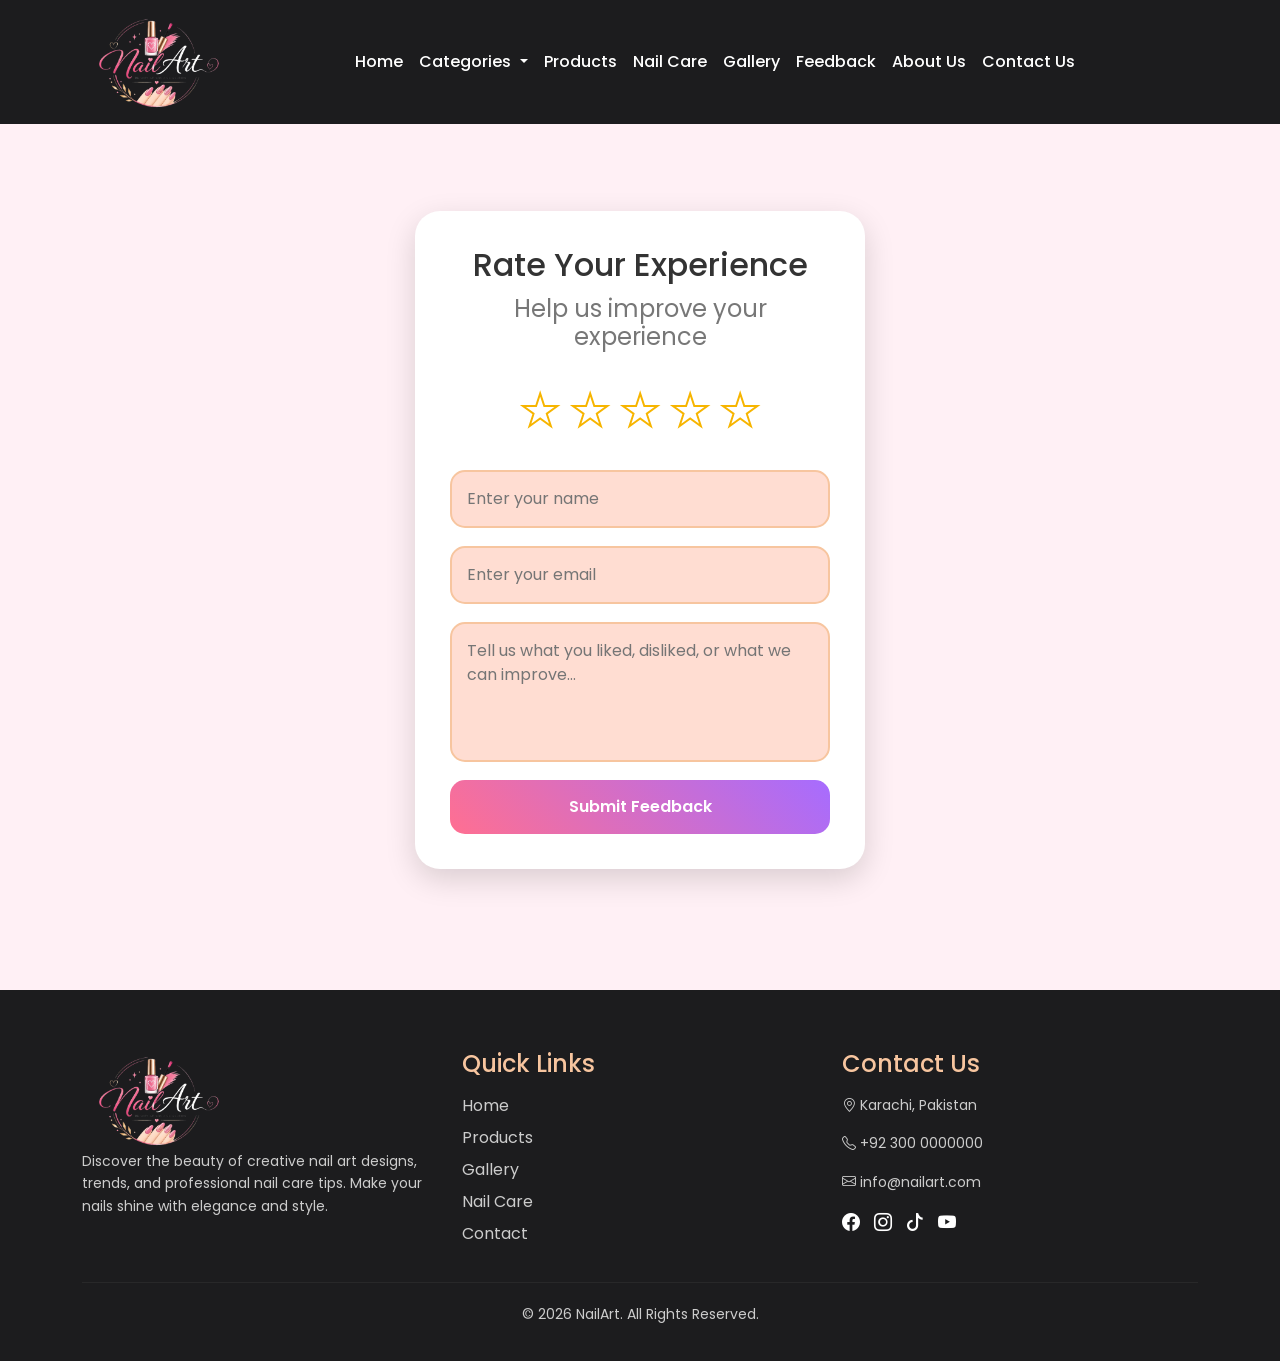
<file: feedback.html>
<!DOCTYPE html>
<html lang="en">

<head>
    <meta charset="UTF-8">
    <meta name="viewport" content="width=device-width, initial-scale=1.0">
    <!-- BOOTSTRAP LINK  -->
    <link href="https://cdn.jsdelivr.net/npm/bootstrap@5.3.8/dist/css/bootstrap.min.css" rel="stylesheet"
        integrity="sha384-sRIl4kxILFvY47J16cr9ZwB07vP4J8+LH7qKQnuqkuIAvNWLzeN8tE5YBujZqJLB" crossorigin="anonymous">
    <link href="https://cdn.jsdelivr.net/npm/bootstrap-icons/font/bootstrap-icons.css" rel="stylesheet">

    <!-- GOOGLE FONTS -->
    <link href="https://fonts.googleapis.com/css2?family=Playfair+Display:ital,wght@0,400;0,600;1,600&display=swap"
        rel="stylesheet">
    <link rel="preconnect" href="https://fonts.googleapis.com">
    <link rel="preconnect" href="https://fonts.gstatic.com" crossorigin>
    <link href="https://fonts.googleapis.com/css2?family=Great+Vibes&display=swap" rel="stylesheet">
    <link
        href="https://fonts.googleapis.com/css2?family=Poppins:ital,wght@0,100;0,200;0,300;0,400;0,500;0,600;0,700;0,800;0,900;1,100;1,200;1,300;1,400;1,500;1,600;1,700;1,800;1,900&display=swap"
        rel="stylesheet">
    <link rel="stylesheet" href="feedback.css">
    <title>NailArt | Feedback</title>
    <link rel="icon" type="image/png" href="images/favicon.png">
</head>

<body>
    <!-- navigation bar -->
    <nav class="navbar navbar-expand-lg fixed-top ">
        <div class="container">
            <img src="images/logo.png" alt="NailArt" width="150">
            <button class="navbar-toggler" type="button" data-bs-toggle="collapse"
                data-bs-target="#navbarSupportedContent" aria-controls="navbarSupportedContent" aria-expanded="false"
                aria-label="Toggle navigation">
                <span class="navbar-toggler-icon"></span>
            </button>
            <div class="collapse navbar-collapse" id="navbarSupportedContent">
                <ul class="navbar-nav m-auto">
                    <li class="nav-item">
                        <a class="nav-link " aria-current="page" href="index.html" target="_blank">Home</a>
                    </li>

                    <li class="nav-item dropdown">
                        <a class="nav-link dropdown-toggle" href="#featured" role="button" data-bs-toggle="dropdown"
                            aria-expanded="false">
                            Categories
                        </a>

                        <ul class="dropdown-menu">
                            <li><a class="dropdown-item" href="designs.html#easy">Easy Design</a></li>
                            <li><a class="dropdown-item" href="designs.html#medium">Medium Designs</a></li>
                            <li><a class="dropdown-item" href="designs.html#complex">Complex Designs</a></li>
                        </ul>
                    </li>
                    <li class="nav-item">
                        <a class="nav-link" href="products.html" target="_blank">Products</a>
                    </li>
                    <li class="nav-item">
                        <a class="nav-link" href="nailcare.html" target="_blank">Nail Care</a>
                    </li>
                    <li class="nav-item">
                        <a class="nav-link" href="gallery.html" target="_blank">Gallery</a>
                    </li>
                    <li class="nav-item">
                        <a class="nav-link" href="feedback.html">Feedback</a>
                    </li>
                    <li class="nav-item">
                        <a class="nav-link" href="about-us.html">About Us</a>
                    </li>
                    <li class="nav-item">
                        <a class="nav-link" href="contact.html">Contact Us</a>
                    </li>
                </ul>
            </div>
        </div>
    </nav>


    <!-- FEEDBACK SECTION -->

    <section class="feedback-section">

        <div class="popup-box">

            <h2>Rate Your Experience</h2>

            <h4>
                Help us improve your experience
            </h4>

            <!-- STARS -->

            <div class="stars">

                <span class="star" data-value="1">★</span>
                <span class="star" data-value="2">★</span>
                <span class="star" data-value="3">★</span>
                <span class="star" data-value="4">★</span>
                <span class="star" data-value="5">★</span>

            </div>

            <!-- INPUTS -->

            <div class="input-group">
                <input type="text" placeholder="Enter your name">
            </div>

            <div class="input-group">
                <input type="email" placeholder="Enter your email">
            </div>

            <div class="input-group">
                <textarea placeholder="Tell us what you liked, disliked, or what we can improve..."></textarea>
            </div>

            <button onclick="submitFeedback()">
                Submit Feedback
            </button>

        </div>

    </section>


    <!-- Footer Section -->
    <footer class="footer">
        <div class="container">
            <div class="row">
                <div class="col-md-4">
                    <img src="images/logo.png" alt="NailArt" width="150">
                    <p>
                        Discover the beauty of creative nail art designs, trends, and professional nail care tips.
                        Make your nails shine with elegance and style.
                    </p>
                </div>


                <div class="col-md-4">
                    <h4>Quick Links</h4>
                    <ul>
                        <li><a href="index.html">Home</a></li>
                        <li><a href="products.html">Products</a></li>
                        <li><a href="gallery.html">Gallery</a></li>
                        <li><a href="nailcare.html">Nail Care</a></li>
                        <li><a href="contact.html">Contact</a></li>
                    </ul>
                </div>


                <div class="col-md-4">
                    <h4>Contact Us</h4>
                    <p><i class="bi bi-geo-alt"></i> Karachi, Pakistan</p>
                    <p><i class="bi bi-telephone"></i> +92 300 0000000</p>
                    <p><i class="bi bi-envelope"></i> info@nailart.com</p>

                    <div class="social-icons">
                        <a href="https://facebook.com"><i class="bi bi-facebook"></i></a>
                        <a href="https://instagram.com"><i class="bi bi-instagram"></i></a>
                        <a href="https://tiktok.com"><i class="bi bi-tiktok"></i></a>
                        <a href="https://youtube.com"><i class="bi bi-youtube"></i></a>
                    </div>
                </div>

            </div>

            <hr>

            <p class="text-center copyright">
                © 2026 NailArt. All Rights Reserved.
            </p>
        </div>
    </footer>

    <script src="script.js"></script>
    <script src="https://cdn.jsdelivr.net/npm/bootstrap@5.3.8/dist/js/bootstrap.bundle.min.js"></script>
</body>

</html>
</file>
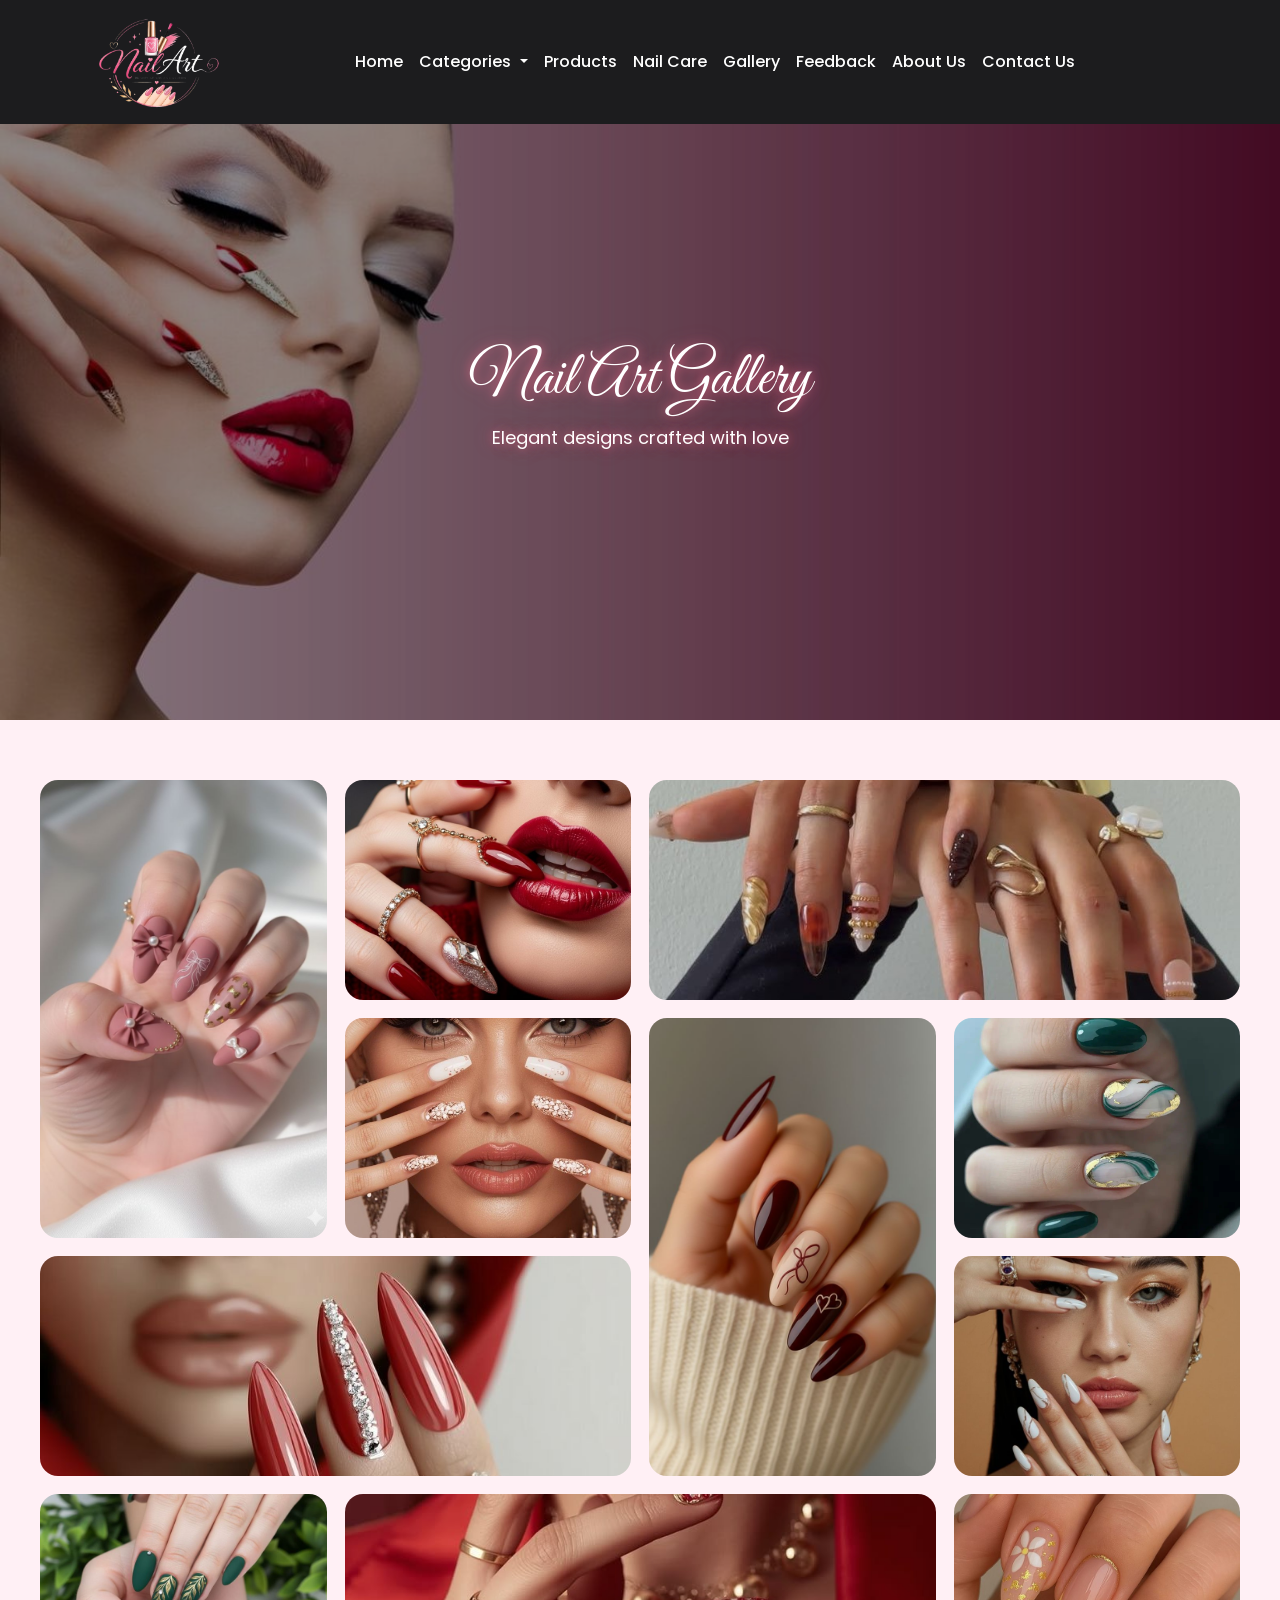
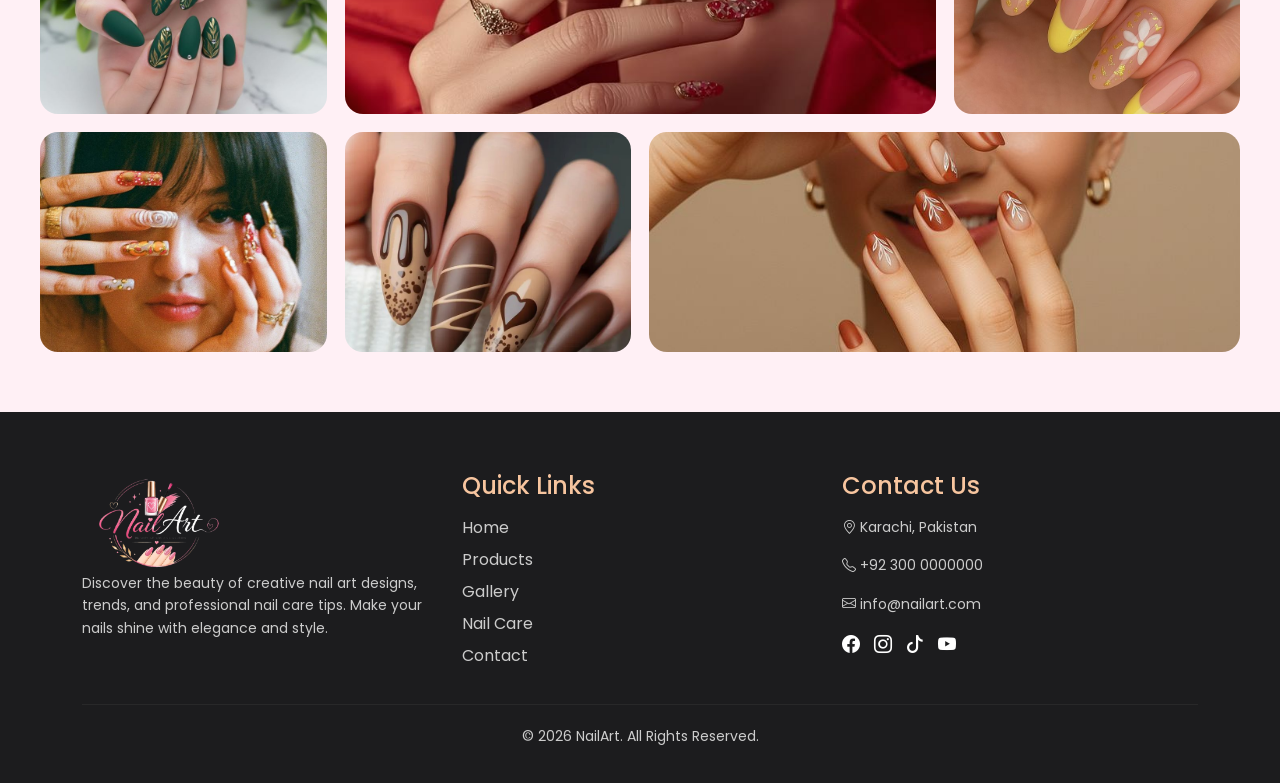
<file: gallery.html>
<!DOCTYPE html>
<html lang="en">

<head>
    <meta charset="UTF-8">
    <meta name="viewport" content="width=device-width, initial-scale=1.0">
    <!-- BOOTSTRAP LINK  -->
    <link href="https://cdn.jsdelivr.net/npm/bootstrap@5.3.8/dist/css/bootstrap.min.css" rel="stylesheet"
        integrity="sha384-sRIl4kxILFvY47J16cr9ZwB07vP4J8+LH7qKQnuqkuIAvNWLzeN8tE5YBujZqJLB" crossorigin="anonymous">
    <link href="https://cdn.jsdelivr.net/npm/bootstrap-icons/font/bootstrap-icons.css" rel="stylesheet">
    
    <!-- GOOGLE FONTS -->
    <link href="https://fonts.googleapis.com/css2?family=Playfair+Display:ital,wght@0,400;0,600;1,600&display=swap"
        rel="stylesheet">
    <link rel="preconnect" href="https://fonts.googleapis.com">
    <link rel="preconnect" href="https://fonts.gstatic.com" crossorigin>
    <link href="https://fonts.googleapis.com/css2?family=Great+Vibes&display=swap" rel="stylesheet">
    <link
        href="https://fonts.googleapis.com/css2?family=Poppins:ital,wght@0,100;0,200;0,300;0,400;0,500;0,600;0,700;0,800;0,900;1,100;1,200;1,300;1,400;1,500;1,600;1,700;1,800;1,900&display=swap"
        rel="stylesheet">
    <link rel="stylesheet" href="gallery.css">
    <title>NailArt | Nail Gallery</title>
    <link rel="icon" type="image/png" href="images/favicon.png">
</head>

<body>
    <!-- navigation bar -->
    <nav class="navbar navbar-expand-lg fixed-top ">
        <div class="container">
            <img src="images/logo.png" alt="NailArt" width="150">
            <button class="navbar-toggler" type="button" data-bs-toggle="collapse"
                data-bs-target="#navbarSupportedContent" aria-controls="navbarSupportedContent" aria-expanded="false"
                aria-label="Toggle navigation">
                <span class="navbar-toggler-icon"></span>
            </button>
            <div class="collapse navbar-collapse" id="navbarSupportedContent">
                <ul class="navbar-nav m-auto">
                    <li class="nav-item">
                        <a class="nav-link " aria-current="page" href="index.html" target="_blank">Home</a>
                    </li>

                    <li class="nav-item dropdown">
                        <a class="nav-link dropdown-toggle" href="#featured" role="button" data-bs-toggle="dropdown"
                            aria-expanded="false">
                            Categories
                        </a>

                        <ul class="dropdown-menu">
                            <li><a class="dropdown-item" href="designs.html#easy" target="_blank">Easy Design</a></li>
                            <li><a class="dropdown-item" href="designs.html#medium" target="_blank">Medium Designs</a></li>
                            <li><a class="dropdown-item" href="designs.html#complex" target="_blank">Complex Designs</a></li>
                        </ul>
                    </li>
                    <li class="nav-item">
                        <a class="nav-link" href="products.html" target="_blank">Products</a>
                    </li>
                    <li class="nav-item">
                        <a class="nav-link" href="nailcare.html" target="_blank">Nail Care</a>
                    </li>
                    <li class="nav-item">
                        <a class="nav-link" href="gallery.html" target="_blank">Gallery</a>
                    </li>
                    <li class="nav-item">
                        <a class="nav-link" href="feedback.html" target="_blank">Feedback</a>
                    </li>
                    <li class="nav-item">
                        <a class="nav-link" href="about-us.html" target="_blank">About Us</a>
                    </li>
                    <li class="nav-item">
                        <a class="nav-link" href="contact.html" target="_blank">Contact Us</a>
                    </li>
                </ul>
            </div>
        </div>
    </nav>

    <!-- Gallery Section  -->


    <!-- Gallery Hero -->
    <section class="gallery-hero">
        <div class="hero-text">
            <h1>Nail Art Gallery</h1>
            <p>Elegant designs crafted with love</p>
        </div>
    </section>


    <!-- Gallery Grid -->
    <section class="gallery">
        <div class="grid-gallery">

            <div class="gallery-item tall">
                <img src="images/gallery-img-01.jpg" alt="">
                <div class="overlay">
                    <span>+</span>
                </div>
            </div>

            <div class="gallery-item">
                <img src="images/gallery-img-02.jpg" alt="">
                <div class="overlay">
                    <span>+</span>
                </div>
            </div>

            <div class="gallery-item wide">
                <img src="images/gallery-img-03.jpg" alt="">
                <div class="overlay">
                    <span>+</span>
                </div>
            </div>

            <div class="gallery-item">
                <img src="images/gallery-img-04.jpg" alt="">
                <div class="overlay">
                    <span>+</span>
                </div>
            </div>

            <div class="gallery-item tall">
                <img src="images/gallery-img-05.jpg" alt="">
                <div class="overlay">
                    <span>+</span>
                </div>
            </div>

            <div class="gallery-item">
                <img src="images/gallery-img-06.jpg" alt="">
                <div class="overlay">
                    <span>+</span>
                </div>
            </div>

            <div class="gallery-item wide">
                <img src="images/gallery-img-07.jpg" alt="">
                <div class="overlay">
                    <span>+</span>
                </div>
            </div>

            <div class="gallery-item">
                <img src="images/gallery-img-08.jpg" alt="">
                <div class="overlay">
                    <span>+</span>
                </div>
            </div>

            <div class="gallery-item">
                <img src="images/gallery-img-09.jpg" alt="">
                <div class="overlay">
                    <span>+</span>
                </div>
            </div>

            <div class="gallery-item wide">
                <img src="images/gallery-img-10.jpg" alt="">
                <div class="overlay">
                    <span>+</span>
                </div>
            </div>

            <div class="gallery-item">
                <img src="images/gallery-img-11.jpg" alt="">
                <div class="overlay">
                    <span>+</span>
                </div>
            </div>

            <div class="gallery-item">
                <img src="images/gallery-img-12.jpg" alt="">
                <div class="overlay">
                    <span>+</span>
                </div>
            </div>

            <div class="gallery-item">
                <img src="images/gallery-img-13.jpg" alt="">
                <div class="overlay">
                    <span>+</span>
                </div>
            </div>

            <div class="gallery-item wide">
                <img src="images/gallery-img-14.jpg" alt="">
                <div class="overlay">
                    <span>+</span>
                </div>
            </div>

        </div>
    </section>


    <!-- Modal -->
    <div class="modal" id="modal">
        <span class="close">&times;</span>
        <img id="modalImg">
    </div>













































    <!-- Footer Section -->
    <footer class="footer">
        <div class="container">
            <div class="row">


                <div class="col-md-4">
                    <img src="images/logo.png" alt="NailArt" width="150">
                    <p>
                        Discover the beauty of creative nail art designs, trends, and professional nail care tips.
                        Make your nails shine with elegance and style.
                    </p>
                </div>


                <div class="col-md-4">
                    <h4>Quick Links</h4>
                    <ul>
                        <li><a href="index.html">Home</a></li>
                        <li><a href="products.html">Products</a></li>
                        <li><a href="gallery.html">Gallery</a></li>
                        <li><a href="nailcare.html">Nail Care</a></li>
                        <li><a href="contact.html">Contact</a></li>
                    </ul>
                </div>


                <div class="col-md-4">
                    <h4>Contact Us</h4>
                    <p><i class="bi bi-geo-alt"></i> Karachi, Pakistan</p>
                    <p><i class="bi bi-telephone"></i> +92 300 0000000</p>
                    <p><i class="bi bi-envelope"></i> info@nailart.com</p>

                    <div class="social-icons">
                        <a href="https://facebook.com"><i class="bi bi-facebook"></i></a>
                        <a href="https://instagram.com"><i class="bi bi-instagram"></i></a>
                        <a href="https://tiktok.com"><i class="bi bi-tiktok"></i></a>
                        <a href="https://youtube.com"><i class="bi bi-youtube"></i></a>
                    </div>
                </div>

            </div>

            <hr>

            <p class="text-center copyright">
                © 2026 NailArt. All Rights Reserved.
            </p>
        </div>
    </footer>











    <script src="script.js"></script>
    <script src="https://cdn.jsdelivr.net/npm/bootstrap@5.3.8/dist/js/bootstrap.bundle.min.js"></script>
</body>

</html>
</file>
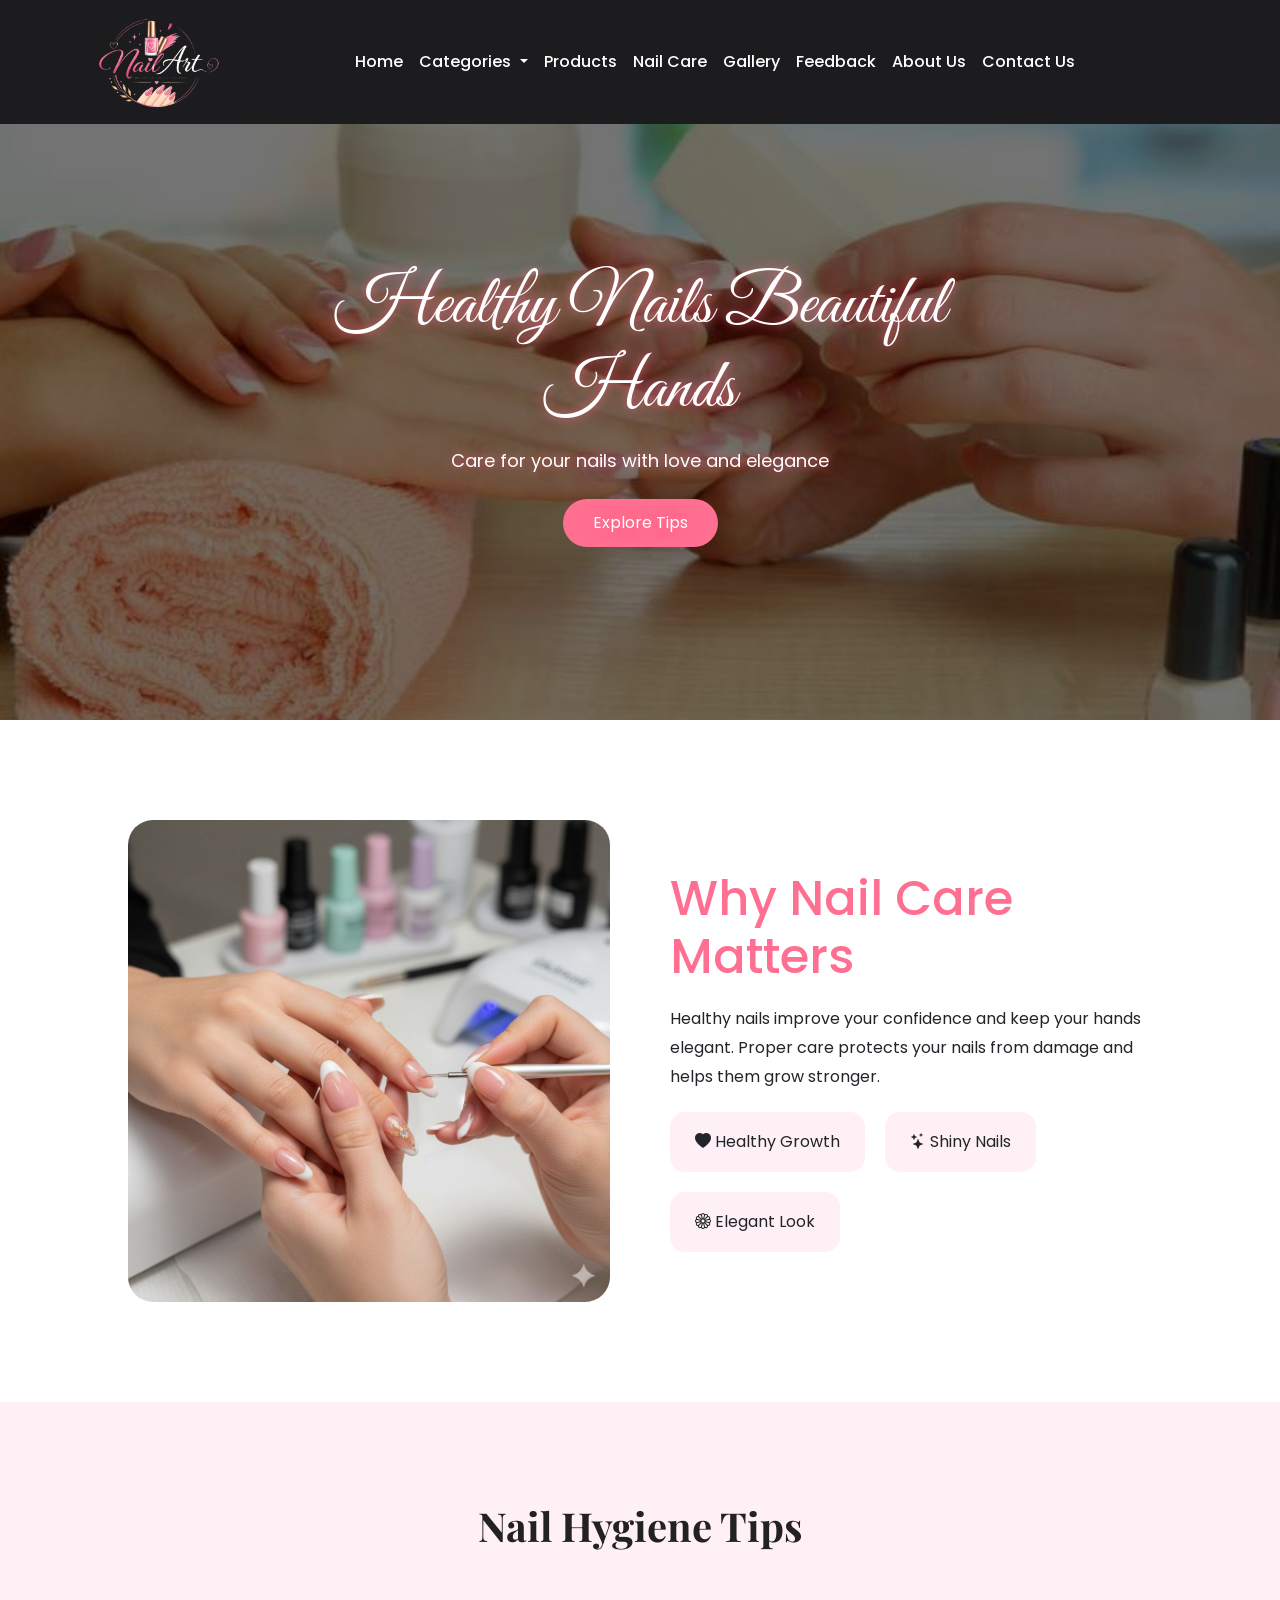
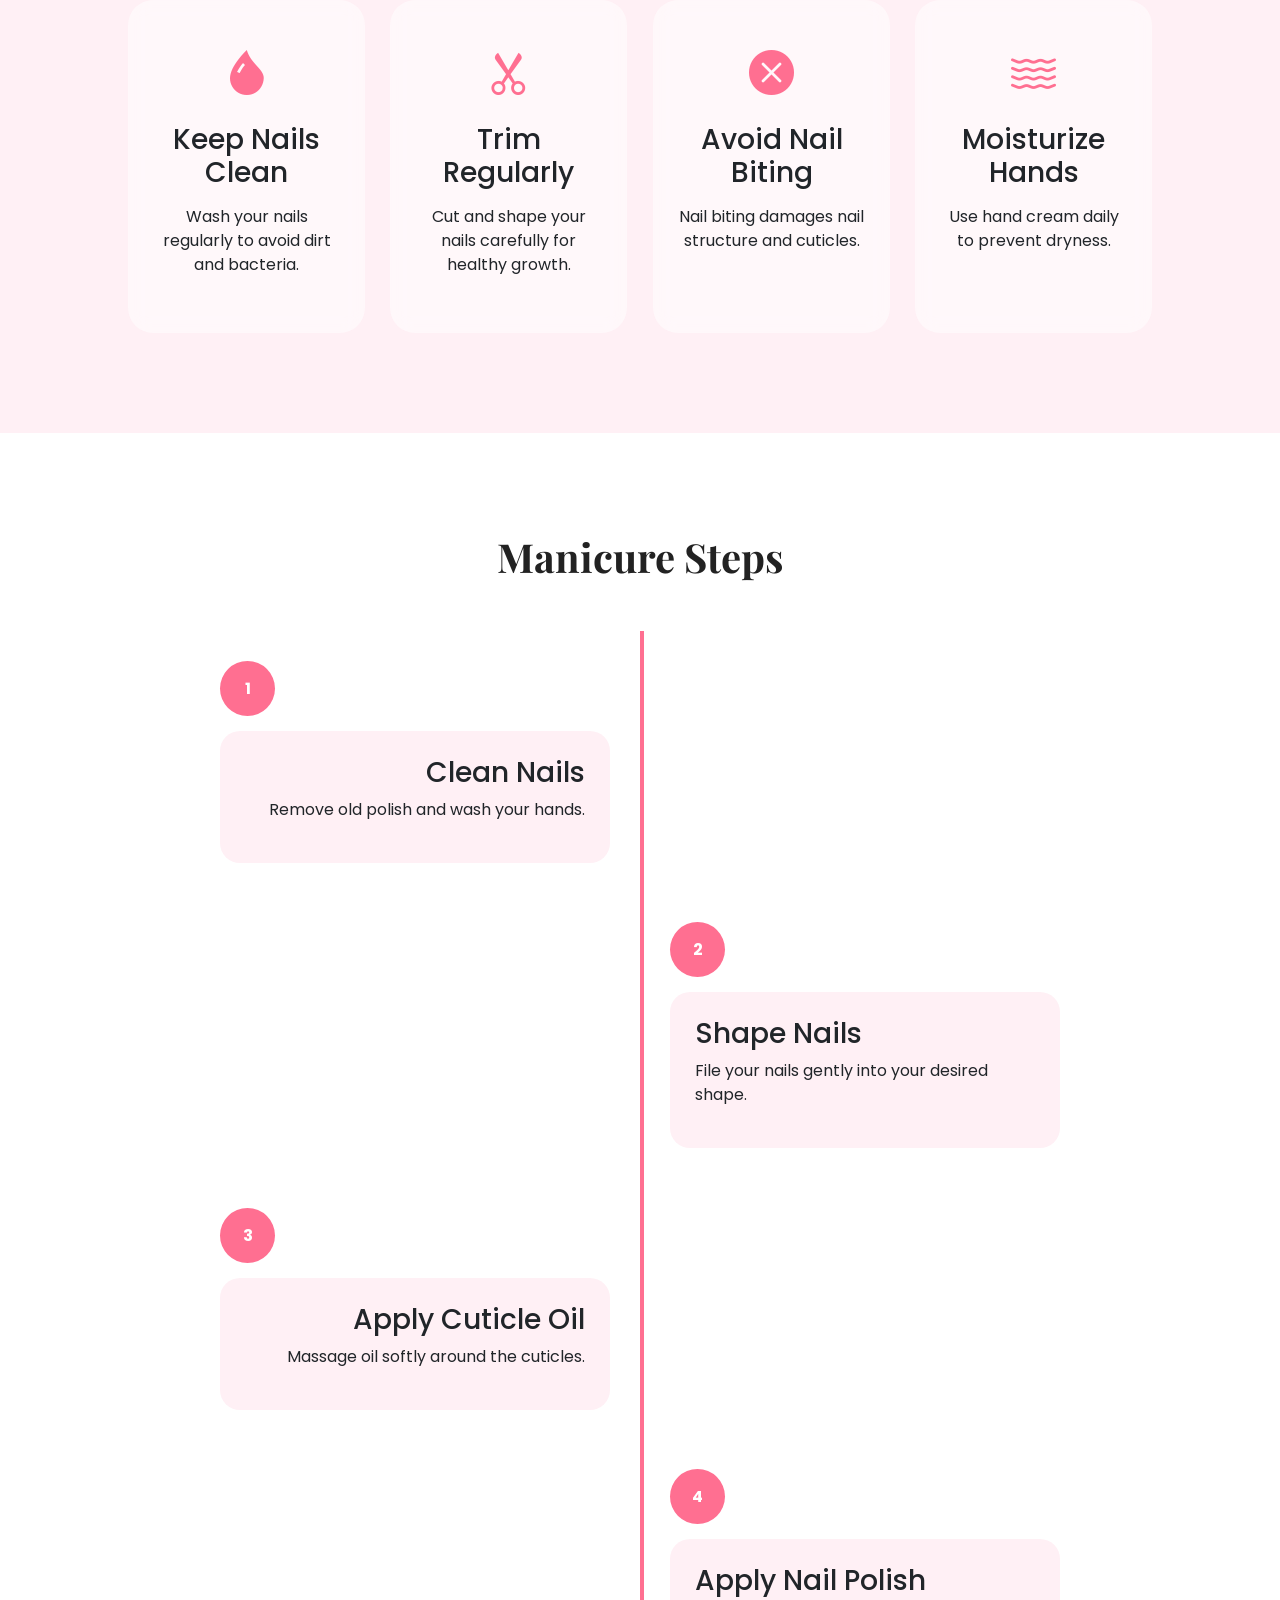
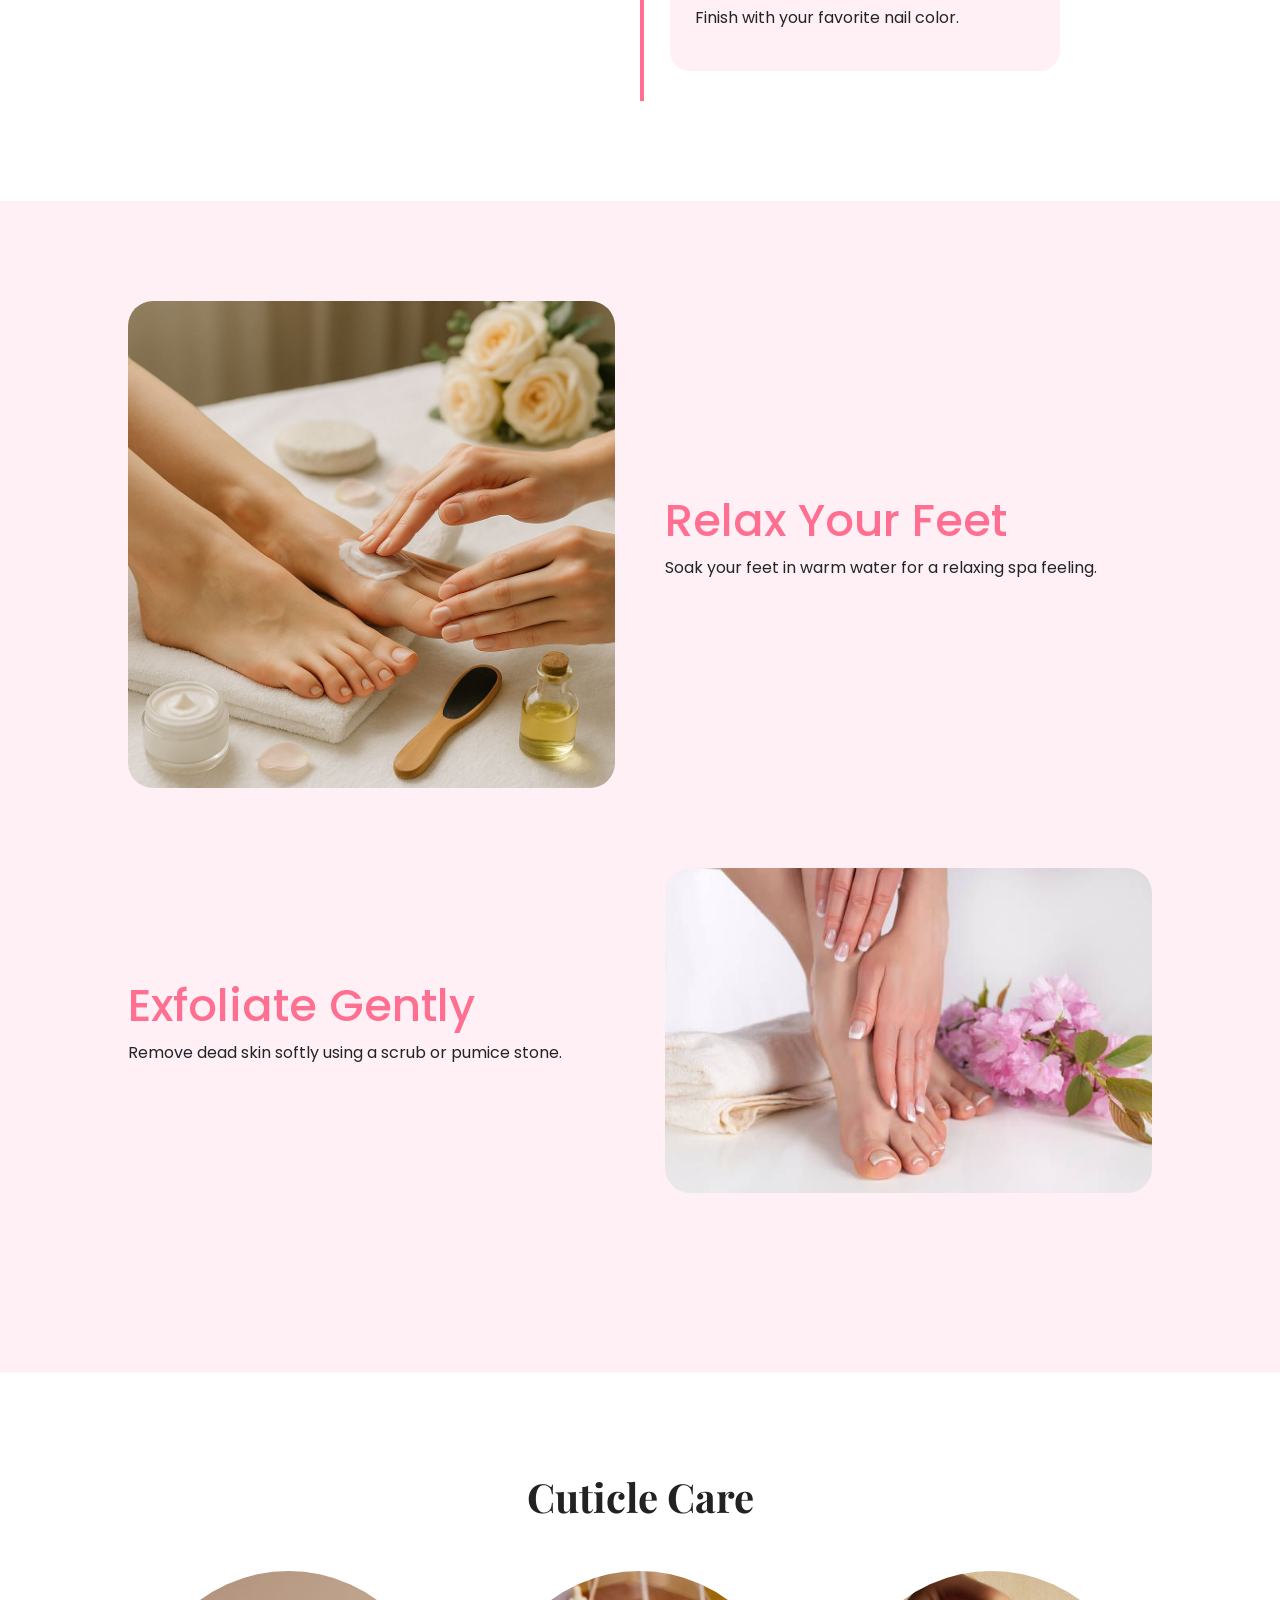
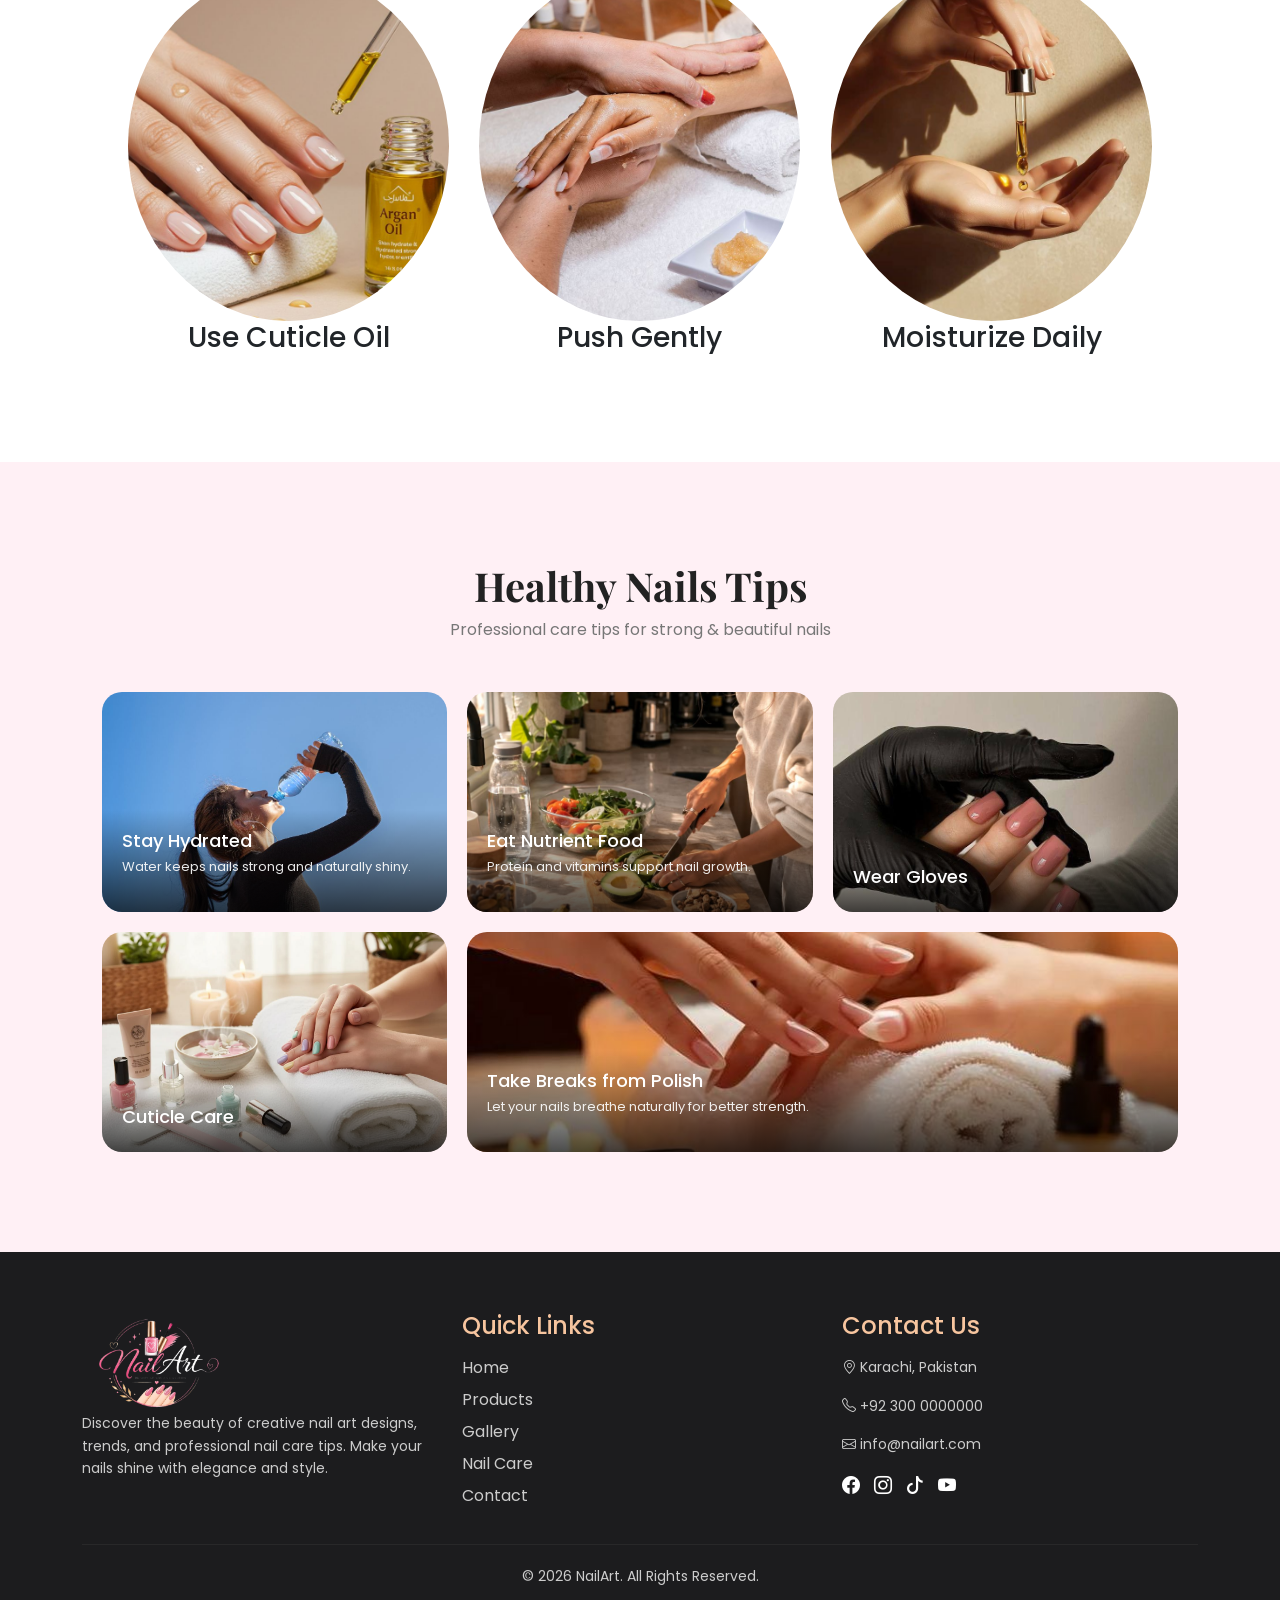
<file: nailcare.html>
<!DOCTYPE html>
<html lang="en">

<head>
    <meta charset="UTF-8">
    <meta name="viewport" content="width=device-width, initial-scale=1.0">
    <!-- BOOTSTRAP LINK  -->
    <link href="https://cdn.jsdelivr.net/npm/bootstrap@5.3.8/dist/css/bootstrap.min.css" rel="stylesheet"
        integrity="sha384-sRIl4kxILFvY47J16cr9ZwB07vP4J8+LH7qKQnuqkuIAvNWLzeN8tE5YBujZqJLB" crossorigin="anonymous">
    <link href="https://cdn.jsdelivr.net/npm/bootstrap-icons/font/bootstrap-icons.css" rel="stylesheet">
    
    <!-- GOOGLE FONTS -->
    <link href="https://fonts.googleapis.com/css2?family=Playfair+Display:ital,wght@0,400;0,600;1,600&display=swap"
        rel="stylesheet">
    <link rel="preconnect" href="https://fonts.googleapis.com">
    <link rel="preconnect" href="https://fonts.gstatic.com" crossorigin>
    <link href="https://fonts.googleapis.com/css2?family=Great+Vibes&display=swap" rel="stylesheet">
    <link
        href="https://fonts.googleapis.com/css2?family=Poppins:ital,wght@0,100;0,200;0,300;0,400;0,500;0,600;0,700;0,800;0,900;1,100;1,200;1,300;1,400;1,500;1,600;1,700;1,800;1,900&display=swap"
        rel="stylesheet">
    <link rel="stylesheet" href="nailcare.css">
    <title>NailArt | Nail Care</title>
    <link rel="icon" type="image/png" href="images/favicon.png">
</head>

<body>
    <!-- navigation bar -->
    <nav class="navbar navbar-expand-lg fixed-top ">
        <div class="container">
            <img src="images/logo.png" alt="NailArt" width="150">
            <button class="navbar-toggler" type="button" data-bs-toggle="collapse"
                data-bs-target="#navbarSupportedContent" aria-controls="navbarSupportedContent" aria-expanded="false"
                aria-label="Toggle navigation">
                <span class="navbar-toggler-icon"></span>
            </button>
            <div class="collapse navbar-collapse" id="navbarSupportedContent">
                <ul class="navbar-nav m-auto">
                    <li class="nav-item">
                        <a class="nav-link " aria-current="page" href="index.html" target="_blank">Home</a>
                    </li>

                    <li class="nav-item dropdown">
                        <a class="nav-link dropdown-toggle" href="#featured" role="button" data-bs-toggle="dropdown"
                            aria-expanded="false">
                            Categories
                        </a>

                        <ul class="dropdown-menu">
                            <li><a class="dropdown-item" href="designs.html#easy">Easy Design</a></li>
                            <li><a class="dropdown-item" href="designs.html#medium">Medium Designs</a></li>
                            <li><a class="dropdown-item" href="designs.html#complex">Complex Designs</a></li>
                        </ul>
                    </li>
                    <li class="nav-item">
                        <a class="nav-link" href="products.html" target="_blank">Products</a>
                    </li>
                    <li class="nav-item">
                        <a class="nav-link" href="nailcare.html" target="_blank">Nail Care</a>
                    </li>
                    <li class="nav-item">
                        <a class="nav-link" href="gallery.html" target="_blank">Gallery</a>
                    </li>
                    <li class="nav-item">
                        <a class="nav-link" href="feedback.html">Feedback</a>
                    </li>
                    <li class="nav-item">
                        <a class="nav-link" href="about-us.html">About Us</a>
                    </li>
                    <li class="nav-item">
                        <a class="nav-link" href="contact.html">Contact Us</a>
                    </li>
                </ul>
            </div>
        </div>
    </nav>



    <!-- HERO SECTION -->
    <section class="nailcare-hero">
        <div class="hero-content">
            <h1>Healthy Nails Beautiful Hands</h1>
            <p>Care for your nails with love and elegance</p>
            <a href="#tips" class="hero-btn">Explore Tips</a>
        </div>
    </section>


    <!-- INTRO SECTION -->
    <section class="intro-section">

        <div class="intro-image reveal-left">
            <img src="images/nailcare-intro.jpg" alt="">
        </div>

        <div class="intro-text reveal-right">
            <h2>Why Nail Care Matters</h2>

            <p>
                Healthy nails improve your confidence and keep your hands elegant.
                Proper care protects your nails from damage and helps them grow stronger.
            </p>

            <div class="intro-features">

                <div class="feature-box">
                    <i class="bi bi-heart-fill"></i>
                    <span>Healthy Growth</span>
                </div>

                <div class="feature-box">
                    <i class="bi bi-stars"></i>
                    <span>Shiny Nails</span>
                </div>

                <div class="feature-box">
                    <i class="bi bi-flower1"></i>
                    <span>Elegant Look</span>
                </div>

            </div>
        </div>

    </section>


    <!-- HYGIENE TIPS -->
    <section class="hygiene-section" id="tips">

        <div class="section-title reveal-up">
            <h2>Nail Hygiene Tips</h2>
        </div>

        <div class="tips-grid">

            <div class="tip-card reveal-up">
                <i class="bi bi-droplet-fill"></i>
                <h3>Keep Nails Clean</h3>
                <p>Wash your nails regularly to avoid dirt and bacteria.</p>
            </div>

            <div class="tip-card reveal-up">
                <i class="bi bi-scissors"></i>
                <h3>Trim Regularly</h3>
                <p>Cut and shape your nails carefully for healthy growth.</p>
            </div>

            <div class="tip-card reveal-up">
                <i class="bi bi-x-circle-fill"></i>
                <h3>Avoid Nail Biting</h3>
                <p>Nail biting damages nail structure and cuticles.</p>
            </div>

            <div class="tip-card reveal-up">
                <i class="bi bi-water"></i>
                <h3>Moisturize Hands</h3>
                <p>Use hand cream daily to prevent dryness.</p>
            </div>

        </div>

    </section>


    <!-- MANICURE TIMELINE -->
    <section class="timeline-section">

        <div class="section-title reveal-up">
            <h2>Manicure Steps</h2>
        </div>

        <div class="timeline">

            <div class="timeline-item reveal-left">
                <div class="timeline-number">1</div>
                <div class="timeline-content">
                    <h3>Clean Nails</h3>
                    <p>Remove old polish and wash your hands.</p>
                </div>
            </div>

            <div class="timeline-item reveal-right">
                <div class="timeline-number">2</div>
                <div class="timeline-content">
                    <h3>Shape Nails</h3>
                    <p>File your nails gently into your desired shape.</p>
                </div>
            </div>

            <div class="timeline-item reveal-left">
                <div class="timeline-number">3</div>
                <div class="timeline-content">
                    <h3>Apply Cuticle Oil</h3>
                    <p>Massage oil softly around the cuticles.</p>
                </div>
            </div>

            <div class="timeline-item reveal-right">
                <div class="timeline-number">4</div>
                <div class="timeline-content">
                    <h3>Apply Nail Polish</h3>
                    <p>Finish with your favorite nail color.</p>
                </div>
            </div>

        </div>

    </section>


    <!-- PEDICURE SECTION -->
    <section class="pedicure-section">

        <div class="pedicure-row reveal-left">
            <div class="pedicure-image">
                <img src="images/pedicure-01.jpg" alt="">
            </div>

            <div class="pedicure-text">
                <h2>Relax Your Feet</h2>
                <p>Soak your feet in warm water for a relaxing spa feeling.</p>
            </div>
        </div>


        <div class="pedicure-row reverse reveal-right">
            <div class="pedicure-image">
                <img src="images/pedicure-02.jpg" alt="">
            </div>

            <div class="pedicure-text">
                <h2>Exfoliate Gently</h2>
                <p>Remove dead skin softly using a scrub or pumice stone.</p>
            </div>
        </div>

    </section>


    <!-- CUTICLE CARE -->
    <section class="cuticle-section">

        <div class="section-title reveal-up">
            <h2>Cuticle Care</h2>
        </div>

        <div class="cuticle-grid">

            <div class="cuticle-card reveal-up">
                <img src="images/cuticle-01.jpg" alt="">
                <h3>Use Cuticle Oil</h3>
            </div>

            <div class="cuticle-card reveal-up">
                <img src="images/cuticle-02.jpg" alt="">
                <h3>Push Gently</h3>
            </div>

            <div class="cuticle-card reveal-up">
                <img src="images/cuticle-03.jpg" alt="">
                <h3>Moisturize Daily</h3>
            </div>

        </div>

    </section>




    <section class="healthy-section">

        <div class="section-title">
            <h2>Healthy Nails Tips</h2>
            <p>Professional care tips for strong & beautiful nails</p>
        </div>

        <div class="healthy-container">

            <div class="healthy-feature">
                <img src="images/healthy-nails-01.jpg" alt="">
                <div class="overlay">
                    <h3>Stay Hydrated</h3>
                    <p>Water keeps nails strong and naturally shiny.</p>
                </div>
            </div>

            <div class="healthy-feature">
                <img src="images/healthy-nails-02.jpg" alt="">
                <div class="overlay">
                    <h3>Eat Nutrient Food</h3>
                    <p>Protein and vitamins support nail growth.</p>
                </div>
            </div>

            <div class="healthy-feature small">
                <img src="images/healthy-nails-03.jpg" alt="">
                <div class="overlay">
                    <h3>Wear Gloves</h3>
                </div>
            </div>

            <div class="healthy-feature small">
                <img src="images/healthy-nails-04.jpg" alt="">
                <div class="overlay">
                    <h3>Cuticle Care</h3>
                </div>
            </div>

            <div class="healthy-feature wide">
                <img src="images/healthy-nails-05.jpg" alt="">
                <div class="overlay">
                    <h3>Take Breaks from Polish</h3>
                    <p>Let your nails breathe naturally for better strength.</p>
                </div>
            </div>

        </div>

    </section>









    <!-- Footer Section -->
    <footer class="footer">
        <div class="container">
            <div class="row">


                <div class="col-md-4">
                    <img src="images/logo.png" alt="NailArt" width="150">
                    <p>
                        Discover the beauty of creative nail art designs, trends, and professional nail care tips.
                        Make your nails shine with elegance and style.
                    </p>
                </div>


                <div class="col-md-4">
                    <h4>Quick Links</h4>
                    <ul>
                        <li><a href="index.html">Home</a></li>
                        <li><a href="products.html">Products</a></li>
                        <li><a href="gallery.html">Gallery</a></li>
                        <li><a href="nailcare.html">Nail Care</a></li>
                        <li><a href="contact.html">Contact</a></li>
                    </ul>
                </div>


                <div class="col-md-4">
                    <h4>Contact Us</h4>
                    <p><i class="bi bi-geo-alt"></i> Karachi, Pakistan</p>
                    <p><i class="bi bi-telephone"></i> +92 300 0000000</p>
                    <p><i class="bi bi-envelope"></i> info@nailart.com</p>

                    <div class="social-icons">
                        <a href="https://facebook.com"><i class="bi bi-facebook"></i></a>
                        <a href="https://instagram.com"><i class="bi bi-instagram"></i></a>
                        <a href="https://tiktok.com"><i class="bi bi-tiktok"></i></a>
                        <a href="https://youtube.com"><i class="bi bi-youtube"></i></a>
                    </div>
                </div>

            </div>

            <hr>

            <p class="text-center copyright">
                © 2026 NailArt. All Rights Reserved.
            </p>
        </div>
    </footer>

    <script src="script.js"></script>
    <script src="https://cdn.jsdelivr.net/npm/bootstrap@5.3.8/dist/js/bootstrap.bundle.min.js"></script>
</body>

</html>
</file>
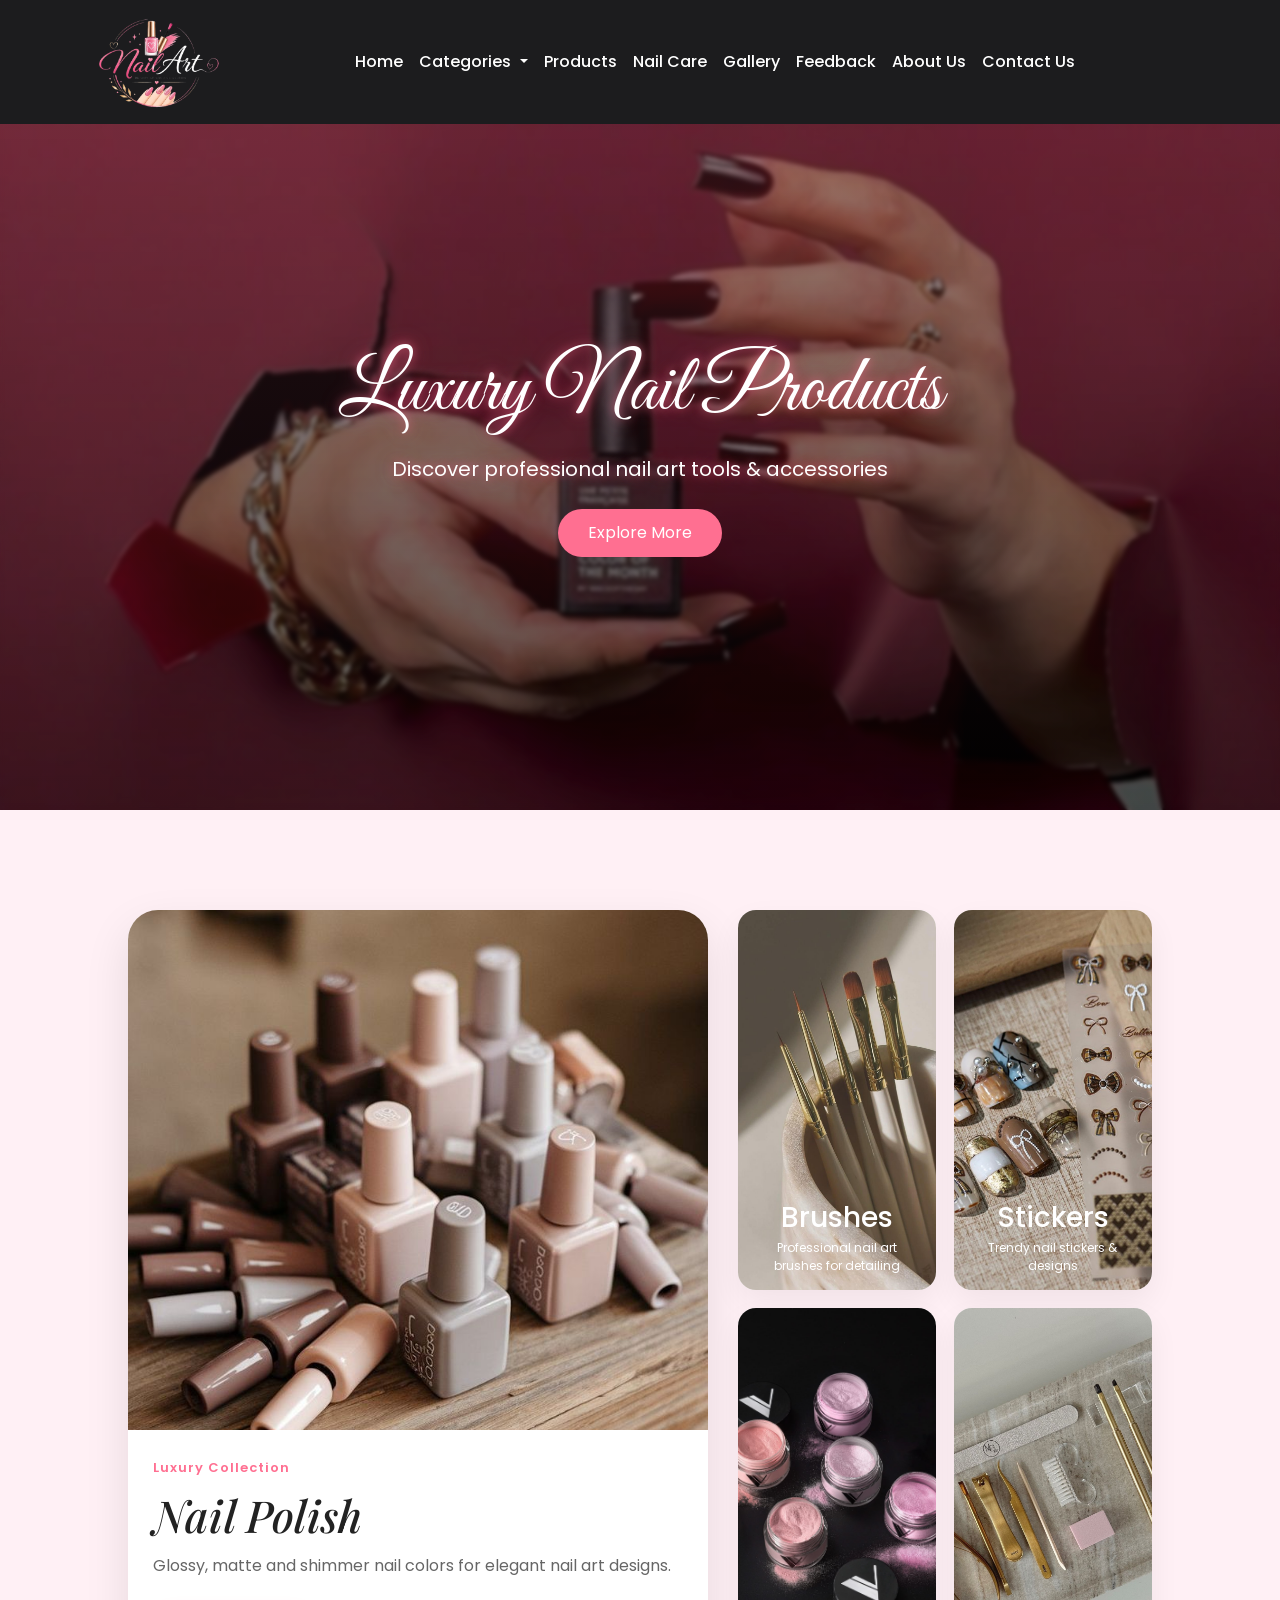
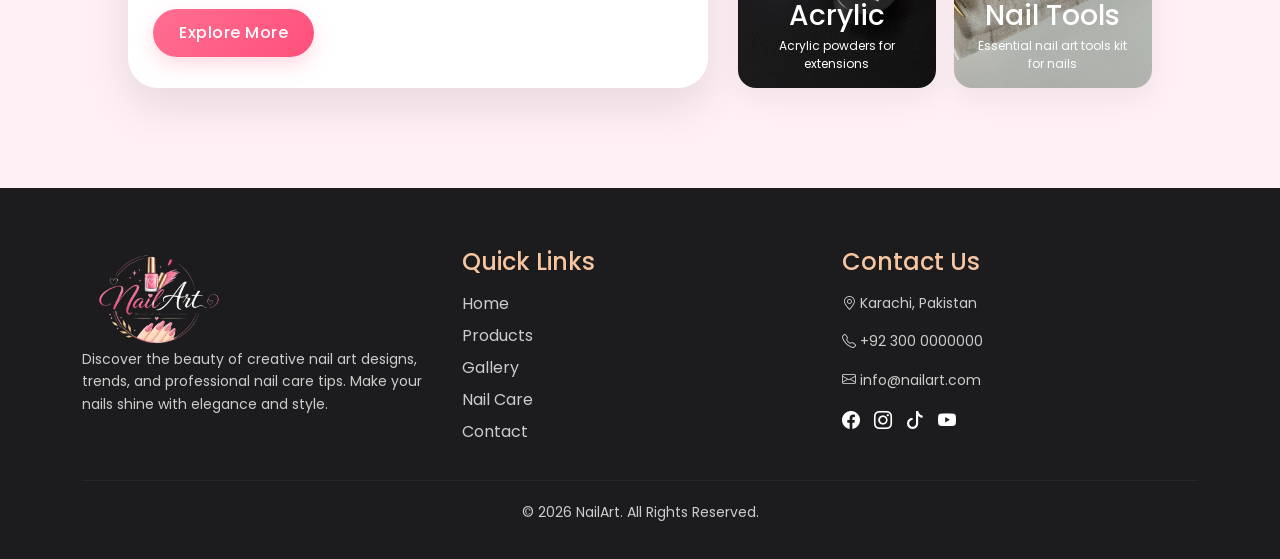
<file: products.html>
<!DOCTYPE html>
<html lang="en">

<head>
    <meta charset="UTF-8">
    <meta name="viewport" content="width=device-width, initial-scale=1.0">
    <!-- BOOTSTRAP LINK  -->
    <link href="https://cdn.jsdelivr.net/npm/bootstrap@5.3.8/dist/css/bootstrap.min.css" rel="stylesheet"
        integrity="sha384-sRIl4kxILFvY47J16cr9ZwB07vP4J8+LH7qKQnuqkuIAvNWLzeN8tE5YBujZqJLB" crossorigin="anonymous">
    <link href="https://cdn.jsdelivr.net/npm/bootstrap-icons/font/bootstrap-icons.css" rel="stylesheet">
    
    <!-- GOOGLE FONTS -->
    <link href="https://fonts.googleapis.com/css2?family=Playfair+Display:ital,wght@0,400;0,600;1,600&display=swap"
        rel="stylesheet">
    <link rel="preconnect" href="https://fonts.googleapis.com">
    <link rel="preconnect" href="https://fonts.gstatic.com" crossorigin>
    <link href="https://fonts.googleapis.com/css2?family=Great+Vibes&display=swap" rel="stylesheet">
    <link
        href="https://fonts.googleapis.com/css2?family=Poppins:ital,wght@0,100;0,200;0,300;0,400;0,500;0,600;0,700;0,800;0,900;1,100;1,200;1,300;1,400;1,500;1,600;1,700;1,800;1,900&display=swap"
        rel="stylesheet">
    <link rel="stylesheet" href="products.css">
    <title>NailArt | Products</title>
    <link rel="icon" type="image/png" href="images/favicon.png">
</head>

<body>
    <!-- navigation bar -->
    <nav class="navbar navbar-expand-lg fixed-top ">
        <div class="container">
            <img src="images/logo.png" alt="NailArt" width="150">
            <button class="navbar-toggler" type="button" data-bs-toggle="collapse"
                data-bs-target="#navbarSupportedContent" aria-controls="navbarSupportedContent" aria-expanded="false"
                aria-label="Toggle navigation">
                <span class="navbar-toggler-icon"></span>
            </button>
            <div class="collapse navbar-collapse" id="navbarSupportedContent">
                <ul class="navbar-nav m-auto">
                    <li class="nav-item">
                        <a class="nav-link " aria-current="page" href="index.html" target="_blank">Home</a>
                    </li>

                    <li class="nav-item dropdown">
                        <a class="nav-link dropdown-toggle" href="#featured" role="button" data-bs-toggle="dropdown"
                            aria-expanded="false">
                            Categories
                        </a>

                        <ul class="dropdown-menu">
                            <li><a class="dropdown-item" href="designs.html#easy">Easy Design</a></li>
                            <li><a class="dropdown-item" href="designs.html#medium">Medium Designs</a></li>
                            <li><a class="dropdown-item" href="designs.html#complex">Complex Designs</a></li>
                        </ul>
                    </li>
                    <li class="nav-item">
                        <a class="nav-link" href="products.html" target="_blank">Products</a>
                    </li>
                    <li class="nav-item">
                        <a class="nav-link" href="nailcare.html" target="_blank">Nail Care</a>
                    </li>
                    <li class="nav-item">
                        <a class="nav-link" href="gallery.html" target="_blank">Gallery</a>
                    </li>
                    <li class="nav-item">
                        <a class="nav-link" href="feedback.html">Feedback</a>
                    </li>
                    <li class="nav-item">
                        <a class="nav-link" href="about-us.html">About Us</a>
                    </li>
                    <li class="nav-item">
                        <a class="nav-link" href="contact.html">Contact Us</a>
                    </li>
                </ul>
            </div>
        </div>
    </nav>



    <section class="products-hero">
        <div class="products-overlay"></div>
        <div class="products-content">
            <h1>Luxury Nail Products</h1>
            <p>
                Discover professional nail art tools & accessories
            </p>
            <a href="#Explore-pros" class="shop-btn">Explore More</a>
        </div>
    </section>

    <section class="products-showcase" id="Explore-pros">

        <!-- FEATURE PRODUCT -->
        <div class="feature-product">

            <div class="feature-img">
                <img src="images/nail-polish-pro.jpg" alt="">
            </div>

            <div class="feature-text">
                <span>Luxury Collection</span>
                <h2>Nail Polish</h2>
                <p>Glossy, matte and shimmer nail colors for elegant nail art designs.</p>
                <a href="#" onclick="openModal()">Explore More</a>
            </div>

        </div>

        <div class="product-grid">

            <div class="grid-item">
                <div class="img-wrapper">
                    <img src="images/brush-pro.jpg" alt="">
                    <div class="overlay">
                        <h3>Brushes</h3>
                        <p>Professional nail art brushes for detailing</p>
                    </div>
                </div>
            </div>

            <div class="grid-item">
                <div class="img-wrapper">
                    <img src="images/stickers-pro.jpg" alt="">
                    <div class="overlay">
                        <h3>Stickers</h3>
                        <p>Trendy nail stickers & designs</p>
                    </div>
                </div>
            </div>

            <div class="grid-item">
                <div class="img-wrapper">
                    <img src="images/acrylic-pro.jpg" alt="">
                    <div class="overlay">
                        <h3>Acrylic</h3>
                        <p>Acrylic powders for extensions</p>
                    </div>
                </div>
            </div>

            <div class="grid-item">
                <div class="img-wrapper">
                    <img src="images/tools-pro.jpg" alt="">
                    <div class="overlay">
                        <h3> Nail Tools</h3>
                        <p>Essential nail art tools kit for nails</p>
                    </div>
                </div>
            </div>

        </div>

    </section>


    <!-- Footer Section -->
    <footer class="footer">
        <div class="container">
            <div class="row">


                <div class="col-md-4">
                    <img src="images/logo.png" alt="NailArt" width="150">
                    <p>
                        Discover the beauty of creative nail art designs, trends, and professional nail care tips.
                        Make your nails shine with elegance and style.
                    </p>
                </div>


                <div class="col-md-4">
                    <h4>Quick Links</h4>
                    <ul>
                        <li><a href="index.html">Home</a></li>
                        <li><a href="products.html">Products</a></li>
                        <li><a href="gallery.html">Gallery</a></li>
                        <li><a href="nailcare.html">Nail Care</a></li>
                        <li><a href="contact.html">Contact</a></li>
                    </ul>
                </div>


                <div class="col-md-4">
                    <h4>Contact Us</h4>
                    <p><i class="bi bi-geo-alt"></i> Karachi, Pakistan</p>
                    <p><i class="bi bi-telephone"></i> +92 300 0000000</p>
                    <p><i class="bi bi-envelope"></i> info@nailart.com</p>

                    <div class="social-icons">
                        <a href="https://facebook.com"><i class="bi bi-facebook"></i></a>
                        <a href="https://instagram.com"><i class="bi bi-instagram"></i></a>
                        <a href="https://tiktok.com"><i class="bi bi-tiktok"></i></a>
                        <a href="https://youtube.com"><i class="bi bi-youtube"></i></a>
                    </div>
                </div>
            </div>

            <hr>

            <p class="text-center copyright">
                © 2026 NailArt. All Rights Reserved.
            </p>
        </div>
    </footer>
    <!-- NAIL POLISH MODAL -->

    <div class="modal-box" id="modal">

        <div class="modal-content">

            <span class="close-btn" onclick="closeModal()">×</span>

            <h2>Luxury Nail Polishes</h2>

            <div class="modal-grid">

                <div class="modal-card" onclick="openPopup('Red Collection')">
                    <img src="images/p1.jpg">
                </div>

                <div class="modal-card" onclick="openPopup('Pink Collection')">
                    <img src="images/p2.jpg">
                </div>

                <div class="modal-card" onclick="openPopup('Nude Collection')">
                    <img src="images/p3.jpg">
                </div>

                <div class="modal-card" onclick="openPopup('Glitter Collection')">
                    <img src="images/p4.jpg">
                </div>

                <div class="modal-card" onclick="openPopup('Matte Collection')">
                    <img src="images/p5.jpg">
                </div>

                <div class="modal-card" onclick="openPopup('Luxury Set')">
                    <img src="images/p6.jpg">
                </div>

            </div>

        </div>
    </div>

    <!-- POPUP -->

    <div class="popup" id="popup">

        <span class="close" onclick="closePopup(event)">×</span>

        <h3 id="popup-title"></h3>

        <a href="#">Burgundy</a>
        <a href="#">Crimson</a>
        <a href="#">Rose Pink</a>
        <a href="#">Nude Beige</a>

    </div>



    <script src="products.js"></script>
    <script src="https://cdn.jsdelivr.net/npm/bootstrap@5.3.8/dist/js/bootstrap.bundle.min.js"></script>

</body>

</html>
</file>
<file: style.css>
* {
    margin: 0;
    padding: 0;
    box-sizing: border-box;
    font-family: "Poppins", sans-serif;
}

:root {
    --primary-color: #ff6f91;
    --secondary-color: #a66cff;
    --bg-main: #fff0f5;
    --bg-section: #ffffff;
    --card: #ffddd2;
    --dark-color: #1c1c1e;
    --text-dark: #333333;
    --text-light: #ffffff;
    --accent-color: #f7c59f;
}

body {
    background: var(--bg-main);
    padding-top: 90px;
}

nav {
    background: var(--bg-color);
}

.navbar {
    background: var(--dark-color) !important;
    padding: 12px 0;
}

.navbar .nav-link {
    color: var(--text-light);
    font-weight: 500;
    transition: 0.3s;
}

.navbar .nav-link:hover {
    color: var(--primary-color);
    transform: scale(1.05);
    text-decoration: underline;
}

.navbar .nav-link.active {
    color: var(--primary-color);
}

.dropdown-menu {
    background: var(--bg-main);
    opacity: 0;
    transform: translateY(-10px);
    visibility: hidden;
    transition: all 0.3s ease;
    border-radius: 10px;
}

.nav-item:hover .dropdown-menu {
    opacity: 1;
    transform: translateY(0);
    visibility: visible;
}

.dropdown-item {
    color: var(--dark-color);
    font-weight: 500;
}

.dropdown-item:hover {
    background: var(--text-dark);
    color: var(--primary-color);
}

.navbar-toggler {
    background: var(--text-light);
}

.navbar-toggler-icon {
    color: var(--primary-color);
}

.carousel-item {
    height: 80vh;
    position: relative;
    transition: transform 1s ease-in-out;
}

.carousel-item::before {
    content: "";
    position: absolute;
    top: 0;
    left: 0;
    width: 100%;
    height: 100%;
    background: rgba(0, 0, 0, 0.45);
    z-index: 1;
}

.hero-img {
    height: 80vh;
    object-fit: cover;
    filter: brightness(55%);
}

.hero-text {
    position: absolute;
    top: 50%;
    left: 50%;
    transform: translate(-50%, -50%);
    color: white;
    text-align: center;
    z-index: 2;
}

.hero-text h1 {
    animation: fadeUp 1s ease-in-out;
}

@keyframes fadeUp {
    from {
        opacity: 0;
        transform: translateY(20px);
    }

    to {
        opacity: 1;
        transform: translateY(0);
    }
}

.hero-text h1 {
    font-family: 'Great Vibes', cursive;
    font-size: 50px;
    font-weight: 700;

    color: white;
    text-shadow: 0 0 10px rgba(255, 111, 145, 0.6),
        0 0 20px rgba(255, 111, 145, 0.4);
}


.hero-text p {
    font-size: 18px;
    margin: 10px 0 20px;
    text-shadow: 0 0 10px rgba(255, 111, 145, 0.6), 0 0 20px rgba(255, 111, 145, 0.4);
}

.btn-custom {
    text-decoration: none;
    background: var(--primary-color);
    color: white;
    padding: 10px 28px;
    border-radius: 30px;
    border: none;
    transition: 0.3s;
    box-shadow: 0 0 10px rgba(255, 111, 145, 0.5);
    text-shadow: 0 0 10px rgba(255, 111, 145, 0.6), 0 0 20px rgba(255, 111, 145, 0.4);
}

.btn-custom:hover {
    box-shadow: 0 0 20px rgba(255, 111, 145, 0.9),
        0 0 40px rgba(166, 108, 255, 0.6);
    transform: scale(1.05);
}

.featured-slider-section {
    padding: 80px 6%;
    background: #fff;
    overflow: hidden;
}

.featured-heading {
    text-align: center;
}

.featured-heading h2 {
    font-family: 'Playfair Display', serif;
    font-size: 36px;
    font-style: italic;
    font-family: 'Playfair Display', serif;
    color: var(--primary-color);
}

.featured-heading p {
    color: #777;
    margin-top: 10px;
}

/* SLIDER */

.featured-slider {
    display: flex;
    gap: 22px;
    overflow-x: auto;
    scroll-behavior: smooth;
    padding: 15px 5px;
}

/* SMALL PINK SCROLLBAR */

.featured-slider::-webkit-scrollbar {
    height: 8px;
}

.featured-slider::-webkit-scrollbar-track {
    background: #ffd6e7;
    border-radius: 20px;
}

.featured-slider::-webkit-scrollbar-thumb {
    background: #ff4f8b;
    border-radius: 20px;
}

/* CARD */

.featured-card {
    min-width: calc((100% - 44px) / 3);
    background: white;
    border-radius: 22px;
    overflow: hidden;
    flex-shrink: 0;
    transition: 0.4s ease;
    box-shadow:
        0 8px 22px rgba(0, 0, 0, 0.08),
        0 4px 12px rgba(255, 79, 139, 0.12);
}

.featured-card:hover {
    transform: translateY(-8px);
    box-shadow:
        0 15px 30px rgba(255, 79, 139, 0.22);
}

/* IMAGE */

.featured-card img {
    width: 100%;
    height: 300px;
    object-fit: cover;
    display: block;
    transition:
        transform 0.5s ease,
        opacity 0.5s ease;
}

.featured-card:hover img {
    transform: scale(1.05);
}

/* CONTENT */

.featured-content {
    padding: 16px;
    text-align: center;
}

.featured-content h3 {
    font-size: 20px;
    margin-bottom: 8px;
}

.featured-content p {
    font-size: 14px;
    color: #777;
}

/* TABLET */

@media(max-width:992px) {

    .featured-card {
        min-width: calc((100% - 22px) / 2);
    }

}

/* MOBILE */

@media(max-width:576px) {

    .featured-card {
        min-width: 100%;
    }

    .featured-card img {
        height: 220px;
    }

}

/* categories section */

.categories {
    padding: 50px 0;
    background: linear-gradient(to bottom, #fff0f5, #ffe4ec);
}

/* heading */

.cat-heading {
    text-align: center;
}

.cat-heading h2 {
    font-family: 'Playfair Display', serif;
    color: var(--secondary-color);
    margin-bottom: 12px;
    font-size: 36px;
    font-style: italic;
}

.cat-heading p {
    color: #777;
    font-size: 16px;
}

/* remove underline */

.cat-link {
    text-decoration: none;
}

/* card */

.cat-card {
    background: white;
    border-radius: 30px;
    padding: 35px 28px;
    position: relative;
    overflow: hidden;
    transition: 0.5s;
    height: 100%;
    box-shadow: 0 10px 25px rgba(0, 0, 0, 0.08);
}

/* glow */

.cat-card::before {
    content: "";
    position: absolute;
    width: 180px;
    height: 180px;
    border-radius: 50%;
    top: -70px;
    right: -70px;
    opacity: 0.15;
    transition: 0.5s;
}

/* different colors */

.easy-card::before {
    background: #ff6f91;
}

.medium-card::before {
    background: #a66cff;
}

.complex-card::before {
    background: #ff9f43;
}

/* hover */

.cat-card:hover {
    transform: translateY(-12px);
    box-shadow: 0 18px 35px rgba(0, 0, 0, 0.12);
}

/* icon */

.cat-icon {
    width: 75px;
    height: 75px;
    border-radius: 20px;
    display: flex;
    align-items: center;
    justify-content: center;
    margin-bottom: 25px;
    font-size: 30px;
    transition: 0.5s;
}

.easy-card .cat-icon {
    background: #ffe0ea;
    color: #ff4f7b;
}

.medium-card .cat-icon {
    background: #efe3ff;
    color: #8b4dff;
}

.complex-card .cat-icon {
    background: #ffe8d4;
    color: #ff8a1f;
}

/* content */

.cat-content h3 {
    font-size: 28px;
    color: #222;
    margin-bottom: 12px;
}

.cat-content p {
    color: #666;
    line-height: 1.7;
    margin-bottom: 20px;
}

/* button text */

.cat-content span {
    color: #c2185b;
    font-weight: 600;
    font-size: 15px;
    transition: 0.4s;
}

.cat-content span i {
    margin-left: 5px;
    transition: 0.4s;
}

.cat-card:hover span i {
    margin-left: 12px;
}

/* icon animation */

.cat-card:hover .cat-icon {
    transform: rotate(-8deg) scale(1.08);
}

/* responsive */

@media(max-width:768px) {

    .cat-heading h2 {
        font-size: 34px;
    }

    .cat-card {
        padding: 28px 22px;
    }

}
 /* products section  */
.products {
    padding: 60px 0;
    background: var(--bg-section);
}

.products h2 {
    font-family: 'Playfair Display', serif;
    font-size: 36px;
    font-style: italic;
    color: var(--primary-color);
}


.product-card {
    background: white;
    padding: 20px;
    text-align: center;
    border-radius: 15px;
    transition: 0.4s;
    box-shadow: 0 5px 15px rgba(0, 0, 0, 0.08);
}


.product-card img {
    height: 180px;
    object-fit: cover;
    border-radius: 10px;
    margin-bottom: 10px;
}


.product-card h4 {
    font-size: 18px;
    font-weight: 600;
}

.product-card p {
    font-size: 14px;
    color: gray;
}


.product-card:hover {
    transform: translateY(-10px);
    box-shadow: 0 10px 25px rgba(166, 108, 255, 0.4);
}

/* footer section  */
.footer {
    background: var(--dark-color);
    color: var(--text-light);
    padding: 60px 0 20px;
}

.footer h4 {
    margin-bottom: 15px;
    color: var(--accent-color);
}

.footer p {
    font-size: 14px;
    color: #ccc;
    line-height: 1.6;
}

.footer ul {
    list-style: none;
    padding: 0;
}

.footer ul li {
    margin-bottom: 8px;
}

.footer ul li a {
    text-decoration: none;
    color: #ccc;
    transition: 0.3s;
}

.footer ul li a:hover {
    color: var(--primary-color);
    padding-left: 5px;
}

.social-icons {
    margin-top: 10px;
}

.social-icons a {
    display: inline-block;
    color: white;
    font-size: 18px;
    margin-right: 10px;
    transition: 0.3s;
}

.social-icons a:hover {
    color: var(--primary-color);
    transform: scale(1.2);
}

.footer hr {
    border-color: rgba(255, 255, 255, 0.2);
    margin: 20px 0;
}

.copyright {
    font-size: 13px;
    color: #aaa;
}
</file>
<file: contact.css>
* {
    margin: 0;
    padding: 0;
    box-sizing: border-box;
    font-family: "Poppins", sans-serif;
}

:root {
    --primary-color: #ff6f91;
    --secondary-color: #a66cff;
    --bg-main: #fff0f5;
    --bg-section: #ffffff;
    --card: #ffddd2;
    --dark-color: #1c1c1e;
    --text-dark: #333333;
    --text-light: #ffffff;
    --accent-color: #f7c59f;
}

body {
    background: var(--bg-main);
    padding-top: 90px;
}

nav {
    background: var(--bg-color);
}

.navbar {
    background: var(--dark-color) !important;
    padding: 12px 0;
}

.navbar .nav-link {
    color: var(--text-light);
    font-weight: 500;
    transition: 0.3s;
}

.navbar .nav-link:hover {
    color: var(--primary-color);
    transform: scale(1.05);
    text-decoration: underline;
}

.navbar .nav-link.active {
    color: var(--primary-color);
}

.dropdown-menu {
    background: var(--bg-main);
    opacity: 0;
    transform: translateY(-10px);
    visibility: hidden;
    transition: all 0.3s ease;
    border-radius: 10px;
}

.nav-item:hover .dropdown-menu {
    opacity: 1;
    transform: translateY(0);
    visibility: visible;
}

.dropdown-item {
    color: var(--dark-color);
    font-weight: 500;
}

.dropdown-item:hover {
    background: var(--text-dark);
    color: var(--primary-color);
}

.navbar-toggler {
    background: var(--text-light);
}

.navbar-toggler-icon {
    color: var(--primary-color);
}


.contact-section {
    padding: 80px 0;
    background: #fff0f5;
}

.contact-grid {
    display: grid;
    grid-template-columns: 1fr 1fr;
    gap: 30px;
}

.contact-left,
.contact-right {
    background: rgba(255, 255, 255, 0.8);
    backdrop-filter: blur(10px);
    padding: 35px;
    border-radius: 20px;
    box-shadow: 0 25px 60px rgba(255, 111, 145, 0.15),
        0 10px 30px rgba(190, 156, 241, 0.12);
}

.contact-left h2 {
    font-size: 32px;
    margin-bottom: 10px;
    font-family: "Playfair Display", serif;
    font-style: italic;
    color: #ff6f91;

}

.contact-left p {
    margin-bottom: 25px;
    color: #666;
}

.input-box {
    position: relative;
    margin-bottom: 20px;
}

.input-box input,
.input-box textarea {
    width: 100%;
    padding: 14px;
    border: 1px solid #ddd;
    border-radius: 12px;
    outline: none;
    background: transparent;
}

.input-box label {
    position: absolute;
    left: 12px;
    top: 14px;
    color: #888;
    transition: 0.3s;
    pointer-events: none;
}

.input-box input:focus~label,
.input-box input:valid~label,
.input-box textarea:focus~label,
.input-box textarea:valid~label {
    top: -10px;
    left: 10px;
    font-size: 12px;
    background: #fff;
    padding: 0 5px;
    color: #ff6f91;
}

button {
    background: linear-gradient(45deg, #ff6f91, #a66cff);
    color: white;
    padding: 12px 25px;
    border: none;
    border-radius: 30px;
    cursor: pointer;
    transition: 0.3s;
}

button:hover {
    transform: scale(1.05);
}

.contact-right h3 {
    margin-bottom: 15px;
    font-family: "Playfair Display", serif;
    font-style: italic;
}

.info p {
    margin-bottom: 10px;
    color: #444;
}

.map iframe {
    margin-top: 15px;
    border-radius: 15px;
    border-radius: 15px;
    box-shadow: 0 20px 50px rgba(0, 0, 0, 0.15);

}

/* RESPONSIVE */
@media (max-width: 768px) {
    .contact-grid {
        grid-template-columns: 1fr;
    }
}

/* footer section  */
.footer {
    background: var(--dark-color);
    color: var(--text-light);
    padding: 60px 0 20px;
}


.footer h4 {
    margin-bottom: 15px;
    color: var(--accent-color);
}

.footer p {
    font-size: 14px;
    color: #ccc;
    line-height: 1.6;
}

.footer ul {
    list-style: none;
    padding: 0;
}

.footer ul li {
    margin-bottom: 8px;
}

.footer ul li a {
    text-decoration: none;
    color: #ccc;
    transition: 0.3s;
}

.footer ul li a:hover {
    color: var(--primary-color);
    padding-left: 5px;
}

.social-icons {
    margin-top: 10px;
}

.social-icons a {
    display: inline-block;
    color: white;
    font-size: 18px;
    margin-right: 10px;
    transition: 0.3s;
}

.social-icons a:hover {
    color: var(--primary-color);
    transform: scale(1.2);
}

.footer hr {
    border-color: rgba(255, 255, 255, 0.2);
    margin: 20px 0;
}

.copyright {
    font-size: 13px;
    color: #aaa;
}
</file>
<file: designs.css>
* {
    margin: 0;
    padding: 0;
    box-sizing: border-box;
    font-family: "Poppins", sans-serif;
}

:root {
    --primary-color: #ff6f91;
    --secondary-color: #a66cff;
    --bg-main: #fff0f5;
    --bg-section: #ffffff;
    --card: #ffddd2;
    --dark-color: #1c1c1e;
    --text-dark: #333333;
    --text-light: #ffffff;
    --accent-color: #f7c59f;
}

body {
    background: var(--bg-main);
    padding-top: 90px;
}

nav {
    background: var(--bg-color);
}

.navbar {
    background: var(--dark-color) !important;
    padding: 12px 0;
}

.navbar .nav-link {
    color: var(--text-light);
    font-weight: 500;
    transition: 0.3s;
}

.navbar .nav-link:hover {
    color: var(--primary-color);
    transform: scale(1.05);
    text-decoration: underline;
}

.navbar .nav-link.active {
    color: var(--primary-color);
}

.dropdown-menu {
    background: var(--bg-main);
    opacity: 0;
    transform: translateY(-10px);
    visibility: hidden;
    transition: all 0.3s ease;
    border-radius: 10px;
}

.nav-item:hover .dropdown-menu {
    opacity: 1;
    transform: translateY(0);
    visibility: visible;
}

.dropdown-item {
    color: var(--dark-color);
    font-weight: 500;
}

.dropdown-item:hover {
    background: var(--text-dark);
    color: var(--primary-color);
}

.navbar-toggler {
    background: var(--text-light);
}

.navbar-toggler-icon {
    color: var(--primary-color);
}
.easy-designs{
    padding:70px 7%;
    background:#fff0f5;
}

.design-heading{
    text-align:center;
    margin-bottom:45px;
}

.design-heading h2{
    font-weight: 700;
    font-size:42px;
    color:#d6236b;
    font-family:'Playfair Display', serif;
    margin-bottom:10px;
}

.design-heading p{
    color:#777;
    font-size:15px;
    letter-spacing:1px;
}

/* GRID */

.design-grid{
    display:grid;
    grid-template-columns:repeat(3,1fr);
    gap:25px;
}

/* CARD */

.design-card{
    background:white;
    border-radius:22px;
    overflow:hidden;
    position:relative;
    box-shadow:0 8px 22px rgba(0,0,0,0.08);
    transition:0.4s ease;
}

.design-card:hover{
    transform:translateY(-8px);
    box-shadow:0 15px 35px rgba(194,24,91,0.18);
}

/* IMAGE */

.design-img{
    width:100%;
    height:370px;
    object-fit:cover;
    transition:0.5s;
}

.design-card:hover .design-img{
    transform:scale(1.06);
}

/* CONTENT */

.design-info{
    padding:18px;
    text-align:center;
}

.design-info h3{
    font-size:22px;
    color:#222;
    margin-bottom:12px;
    font-weight:600;
}

/* BUTTON */

.view-btn{
    border:none;
    padding:10px 20px;
    border-radius:40px;
    background:linear-gradient(135deg,#c2185b,#880e4f);
    color:white;
    cursor:pointer;
    font-size:15px;
    transition:0.4s;
}

.view-btn:hover{
    transform:scale(1.05);
    box-shadow:0 8px 18px rgba(194,24,91,0.35);
}

/* SHADE BOX */

.shade-box{
    position:absolute;
    left:50%;
    top:42%;
    transform:translate(-50%,-50%) scale(0);
    
    background:rgba(255,255,255,0.95);
    backdrop-filter:blur(10px);

    padding:14px 18px;
    border-radius:50px;

    display:flex;
    gap:10px;

    box-shadow:0 10px 30px rgba(0,0,0,0.16);

    transition:0.35s ease;
    z-index:5;
}

.shade-box.active{
    transform:translate(-50%,-50%) scale(1);
}

/* SHADE DOTS */

.shade{
    width:34px;
    height:34px;
    border-radius:50%;
    cursor:pointer;
    border:3px solid white;
    transition:0.3s;
}

.shade:hover{
    transform:scale(1.18);
}

/* COLORS */

.cherry{
    background:#9f1239;
}

.black{
    background:#111;
}

.nude{
    background:#d6a77a;
}

.brown{
    background:#6d4c41;
}

/* RESPONSIVE */

@media(max-width:992px){

    .design-grid{
        grid-template-columns:repeat(2,1fr);
    }

}

@media(max-width:576px){

    .design-grid{
        grid-template-columns:1fr;
    }

    .design-img{
        height:220px;
    }

    .design-heading h2{
        font-size:35px;
    }

}

/* footer section  */
.footer {
    background: var(--dark-color);
    color: var(--text-light);
    padding: 60px 0 20px;
}


.footer h4 {
    margin-bottom: 15px;
    color: var(--accent-color);
}

.footer p {
    font-size: 14px;
    color: #ccc;
    line-height: 1.6;
}

.footer ul {
    list-style: none;
    padding: 0;
}

.footer ul li {
    margin-bottom: 8px;
}

.footer ul li a {
    text-decoration: none;
    color: #ccc;
    transition: 0.3s;
}

.footer ul li a:hover {
    color: var(--primary-color);
    padding-left: 5px;
}

.social-icons {
    margin-top: 10px;
}

.social-icons a {
    display: inline-block;
    color: white;
    font-size: 18px;
    margin-right: 10px;
    transition: 0.3s;
}

.social-icons a:hover {
    color: var(--primary-color);
    transform: scale(1.2);
}

.footer hr {
    border-color: rgba(255, 255, 255, 0.2);
    margin: 20px 0;
}

.copyright {
    font-size: 13px;
    color: #aaa;
}
</file>
<file: feedback.css>
* {
    margin: 0;
    padding: 0;
    box-sizing: border-box;
    font-family: "Poppins", sans-serif;
}

:root {
    --primary-color: #ff6f91;
    --secondary-color: #a66cff;
    --bg-main: #fff0f5;
    --bg-section: #ffffff;
    --card: #ffddd2;
    --dark-color: #1c1c1e;
    --text-dark: #333333;
    --text-light: #ffffff;
    --accent-color: #f7c59f;
}

body {
    background: var(--bg-main);
    padding-top: 90px;
}

nav {
    background: var(--bg-color);
}

.navbar {
    background: var(--dark-color) !important;
    padding: 12px 0;
}

.navbar .nav-link {
    color: var(--text-light);
    font-weight: 500;
    transition: 0.3s;
}

.navbar .nav-link:hover {
    color: var(--primary-color);
    transform: scale(1.05);
    text-decoration: underline;
}

.navbar .nav-link.active {
    color: var(--primary-color);
}

.dropdown-menu {
    background: var(--bg-main);
    opacity: 0;
    transform: translateY(-10px);
    visibility: hidden;
    transition: all 0.3s ease;
    border-radius: 10px;
}

.nav-item:hover .dropdown-menu {
    opacity: 1;
    transform: translateY(0);
    visibility: visible;
}

.dropdown-item {
    color: var(--dark-color);
    font-weight: 500;
}

.dropdown-item:hover {
    background: var(--text-dark);
    color: var(--primary-color);
}

.navbar-toggler {
    background: var(--text-light);
}

.navbar-toggler-icon {
    color: var(--primary-color);
}

.main-text {
    color: var(--primary-color);
    font-size: 40px;
    font-weight: bold;
}
/* FEEDBACK SECTION */

.feedback-section {
    min-height: 100vh;
    display: flex;
    justify-content: center;
    align-items: center;
    padding: 40px 20px;
}

/* BOX */

.popup-box {
    width: 100%;
    max-width: 450px;
    background: white;
    padding: 35px;
    border-radius: 25px;
    box-shadow: 0 10px 30px rgba(0,0,0,0.15);

    animation: popupAnimation 0.5s ease;
}

@keyframes popupAnimation {

    from {
        transform: scale(0.7);
        opacity: 0;
    }

    to {
        transform: scale(1);
        opacity: 1;
    }
}

.popup-box h2 {
    text-align: center;
    margin-bottom: 10px;
    color: #333;
}

.popup-box h4 {
    text-align: center;
    color: #777;
    margin-bottom: 25px;
    font-weight: 400;
}

/* STARS */

.stars {
    display: flex;
    justify-content: center;
    gap: 10px;
    margin-bottom: 25px;
}

.star {
    font-size: 45px;
    cursor: pointer;
    color: transparent;
    -webkit-text-stroke: 2px #f7b500;
    transition: 0.3s;
}

.star.active {
    color: #f7b500;
    -webkit-text-stroke: 0;
}

.star:hover {
    transform: scale(1.2);
}

/* INPUTS */

.input-group {
    margin-bottom: 18px;
}

input,
textarea {
    width: 100%;
    padding: 15px;
    border-radius: 15px;
    border: 2px solid #f7c59f;
    outline: none;
    background: #ffddd2;
    transition: 0.3s;
}

textarea {
    height: 140px;
    resize: none;
}

input:focus,
textarea:focus {
    border-color: #a66cff;
    box-shadow: 0 0 10px rgba(166,108,255,0.3);
}

/* BUTTON */

button {
    width: 100%;
    border: none;
    padding: 15px;
    border-radius: 15px;

    background: linear-gradient(45deg,
            #ff6f91,
            #a66cff);

    color: white;
    font-size: 16px;
    font-weight: 600;

    cursor: pointer;
    transition: 0.3s;
}

button:hover {
    transform: translateY(-3px);
    box-shadow: 0 8px 20px rgba(166,108,255,0.3);
}

/* footer section  */
.footer {
    background: var(--dark-color);
    color: var(--text-light);
    padding: 60px 0 20px;
}


.footer h4 {
    margin-bottom: 15px;
    color: var(--accent-color);
}

.footer p {
    font-size: 14px;
    color: #ccc;
    line-height: 1.6;
}

.footer ul {
    list-style: none;
    padding: 0;
}

.footer ul li {
    margin-bottom: 8px;
}

.footer ul li a {
    text-decoration: none;
    color: #ccc;
    transition: 0.3s;
}

.footer ul li a:hover {
    color: var(--primary-color);
    padding-left: 5px;
}

.social-icons {
    margin-top: 10px;
}

.social-icons a {
    display: inline-block;
    color: white;
    font-size: 18px;
    margin-right: 10px;
    transition: 0.3s;
}

.social-icons a:hover {
    color: var(--primary-color);
    transform: scale(1.2);
}

.footer hr {
    border-color: rgba(255, 255, 255, 0.2);
    margin: 20px 0;
}

.copyright {
    font-size: 13px;
    color: #aaa;
}
</file>
<file: gallery.css>
* {
    margin: 0;
    padding: 0;
    box-sizing: border-box;
    font-family: "Poppins", sans-serif;
}

:root {
    --primary-color: #ff6f91;
    --secondary-color: #a66cff;
    --bg-main: #fff0f5;
    --bg-section: #ffffff;
    --card: #ffddd2;
    --dark-color: #1c1c1e;
    --text-dark: #333333;
    --text-light: #ffffff;
    --accent-color: #f7c59f;
}

body {
    background: var(--bg-main);
    padding-top: 90px;
}

nav {
    background: var(--bg-color);
}

.navbar {
    background: var(--dark-color) !important;
    padding: 12px 0;
}

.navbar .nav-link {
    color: var(--text-light);
    font-weight: 500;
    transition: 0.3s;
}

.navbar .nav-link:hover {
    color: var(--primary-color);
    transform: scale(1.05);
    text-decoration: underline;
}

.navbar .nav-link.active {
    color: var(--primary-color);
}

.dropdown-menu {
    background: var(--bg-main);
    opacity: 0;
    transform: translateY(-10px);
    visibility: hidden;
    transition: all 0.3s ease;
    border-radius: 10px;
}

.nav-item:hover .dropdown-menu {
    opacity: 1;
    transform: translateY(0);
    visibility: visible;
}

.dropdown-item {
    color: var(--dark-color);
    font-weight: 500;
}

.dropdown-item:hover {
    background: var(--text-dark);
    color: var(--primary-color);
}

.navbar-toggler {
    background: var(--text-light);
}

.navbar-toggler-icon {
    color: var(--primary-color);
}

/* footer section  */
.footer {
    background: var(--dark-color);
    color: var(--text-light);
    padding: 60px 0 20px;
}


.footer h4 {
    margin-bottom: 15px;
    color: var(--accent-color);
}

.footer p {
    font-size: 14px;
    color: #ccc;
    line-height: 1.6;
}

.footer ul {
    list-style: none;
    padding: 0;
}

.footer ul li {
    margin-bottom: 8px;
}

.footer ul li a {
    text-decoration: none;
    color: #ccc;
    transition: 0.3s;
}

.footer ul li a:hover {
    color: var(--primary-color);
    padding-left: 5px;
}

.social-icons {
    margin-top: 10px;
}

.social-icons a {
    display: inline-block;
    color: white;
    font-size: 18px;
    margin-right: 10px;
    transition: 0.3s;
}

.social-icons a:hover {
    color: var(--primary-color);
    transform: scale(1.2);
}

.footer hr {
    border-color: rgba(255, 255, 255, 0.2);
    margin: 20px 0;
}

.copyright {
    font-size: 13px;
    color: #aaa;
}




/* GALLERY HERO */

.gallery-hero {
    height: 70vh;
    background: url('images/hero-gallery.jpg') center/cover no-repeat;
    position: relative;
    overflow: hidden;
}

.gallery-hero::before {
    content: "";
    position: absolute;
    inset: 0;
    background: rgba(0, 0, 0, 0.45);
}

.hero-text {
    position: absolute;
    top: 50%;
    left: 50%;
    transform: translate(-50%, -50%);
    z-index: 2;
    text-align: center;
    color: white;
}

.hero-text h1 {
    font-size: 60px;
    font-family: "Great Vibes", cursive;
    text-shadow: 0 0 10px rgba(255, 111, 145, 0.6), 0 0 20px rgba(255, 111, 145, 0.4);
}

.hero-text p {
    font-size: 18px;
    text-shadow: 0 0 10px rgba(255, 111, 145, 0.6), 0 0 20px rgba(255, 111, 145, 0.4);
}


/* GALLERY SECTION */

.gallery {
    padding: 60px 40px;
}

.grid-gallery {
    display: grid;
    grid-template-columns: repeat(4, 1fr);
    grid-auto-rows: 220px;
    gap: 18px;
}

/* DIFFERENT SIZES */

.tall {
    grid-row: span 2;
}

.wide {
    grid-column: span 2;
}


/* GALLERY ITEM */

.gallery-item {
    position: relative;
    overflow: hidden;
    border-radius: 18px;
    cursor: pointer;
}

.gallery-item img {
    width: 100%;
    height: 100%;
    object-fit: cover;
    transition: 0.5s ease;
    display: block;
}


/* OVERLAY */

.overlay {
    position: absolute;
    inset: 0;
    background: rgba(255, 111, 145, 0);
    display: flex;
    justify-content: center;
    align-items: center;
    transition: 0.4s ease;
}

.overlay span {
    color: white;
    font-size: 60px;
    opacity: 0;
    transform: scale(0.5);
    transition: 0.4s ease;
}


/* HOVER EFFECT */

.gallery-item:hover img {
    transform: scale(1.08);
}

.gallery-item:hover .overlay {
    background: rgba(255, 111, 145, 0.35);
}

.gallery-item:hover .overlay span {
    opacity: 1;
    transform: scale(1);
}


/* MODAL */

.modal {
    display: none;
    position: fixed;
    z-index: 9999;
    inset: 0;
    background: rgba(0, 0, 0, 0.85);
    backdrop-filter: blur(8px);

    justify-content: center;
    align-items: center;
    padding: 20px;
}

.modal img {
    max-width: 90%;
    max-height: 90vh;
    border-radius: 20px;
    object-fit: contain;
}

.close {
    position: absolute;
    top: 25px;
    right: 35px;
    color: white;
    font-size: 45px;
    cursor: pointer;
}


/* RESPONSIVE */

@media(max-width: 992px) {

    .grid-gallery {
        grid-template-columns: repeat(2, 1fr);
    }

    .hero-text h1 {
        font-size: 45px;
    }
}

@media(max-width: 576px) {

    .grid-gallery {
        grid-template-columns: 1fr;
    }

    .wide {
        grid-column: span 1;
    }

    .tall {
        grid-row: span 1;
    }

    .gallery {
        padding: 40px 20px;
    }

    .hero-text h1 {
        font-size: 38px;
    }
}
</file>
<file: nailcare.css>
* {
    margin: 0;
    padding: 0;
    box-sizing: border-box;
    font-family: "Poppins", sans-serif;
}

:root {
    --primary-color: #ff6f91;
    --secondary-color: #a66cff;
    --bg-main: #fff0f5;
    --bg-section: #ffffff;
    --card: #ffddd2;
    --dark-color: #1c1c1e;
    --text-dark: #333333;
    --text-light: #ffffff;
    --accent-color: #f7c59f;
}

body {
    background: var(--bg-main);
    padding-top: 90px;
}

nav {
    background: var(--bg-color);
}

.navbar {
    background: var(--dark-color) !important;
    padding: 12px 0;
}

.navbar .nav-link {
    color: var(--text-light);
    font-weight: 500;
    transition: 0.3s;
}

.navbar .nav-link:hover {
    color: var(--primary-color);
    transform: scale(1.05);
    text-decoration: underline;
}

.navbar .nav-link.active {
    color: var(--primary-color);
}

.dropdown-menu {
    background: var(--bg-main);
    opacity: 0;
    transform: translateY(-10px);
    visibility: hidden;
    transition: all 0.3s ease;
    border-radius: 10px;
}

.nav-item:hover .dropdown-menu {
    opacity: 1;
    transform: translateY(0);
    visibility: visible;
}

.dropdown-item {
    color: var(--dark-color);
    font-weight: 500;
}

.dropdown-item:hover {
    background: var(--text-dark);
    color: var(--primary-color);
}

.navbar-toggler {
    background: var(--text-light);
}

.navbar-toggler-icon {
    color: var(--primary-color);
}

/* NAil Care  */
.nailcare-hero {
    height: 70vh;
    background:
        linear-gradient(rgba(0, 0, 0, 0.55), rgba(0, 0, 0, 0.55)),
        url('images/nailcare-hero.jpg') center/cover no-repeat;

    display: flex;
    justify-content: center;
    align-items: center;
    text-align: center;

    position: relative;
    overflow: hidden;
}

/* TEXT BOX */
.hero-content {
    position: relative;
    z-index: 2;
    max-width: 700px;
    padding: 20px;
}

/* HERO TEXT */
.hero-content h1,
.hero-content p,
.hero-btn {
    opacity: 0;
    transform: translateY(30px);
    animation: fadeUp 1s ease forwards;
    text-shadow: 0 0 10px rgba(255, 111, 145, 0.6), 0 0 20px rgba(255, 111, 145, 0.4);
}

.hero-content h1 {
    font-size: 70px;
    font-family: 'Great Vibes', cursive;
    color: white;
    line-height: 1.2;
    animation-delay: 0.2s;
}

.hero-content p {
    font-size: 18px;
    color: white;
    margin: 15px 0 25px;
    animation-delay: 0.5s;
}

.hero-btn {
    display: inline-block;
    padding: 12px 30px;
    background: #ff6f91;
    color: white;
    border-radius: 40px;
    text-decoration: none;
    transition: 0.3s;
    animation-delay: 0.8s;
}

.hero-btn:hover {
    transform: translateY(-5px);
    box-shadow: 0 0 15px rgba(255, 111, 145, 0.6);
}

/* ANIMATION */
@keyframes fadeUp {
    to {
        opacity: 1;
        transform: translateY(0);
    }
}

/* MOBILE */
@media(max-width:576px) {
    .hero-content h1 {
        font-size: 45px;
    }

    .hero-content p {
        font-size: 15px;
    }

    .nailcare-hero {
        height: 70vh;
    }
}

/* SECTION TITLE */

.section-title {
    text-align: center;
    margin-bottom: 50px;
}

.section-title h2 {
    font-size: 50px;
    color: #ff6f91;
    font-family: 'Playfair Display', serif;
}


/* INTRO SECTION */

.intro-section {
    display: flex;
    align-items: center;
    gap: 60px;
    padding: 100px 10%;
    background: white;
}

.intro-image,
.intro-text {
    flex: 1;
}

.intro-image img {
    width: 100%;
    border-radius: 25px;
    transition: 0.5s;
}

.intro-image img:hover {
    transform: scale(1.05);
}

.intro-text h2 {
    font-size: 48px;
    color: #ff6f91;
}

.intro-text p {
    margin: 20px 0;
    line-height: 1.8;
}

.intro-features {
    display: flex;
    gap: 20px;
    flex-wrap: wrap;
}

.feature-box {
    background: #fff0f5;
    padding: 18px 25px;
    border-radius: 15px;
    transition: 0.4s;
}

.feature-box:hover {
    transform: translateY(-10px);
    background: #ff6f91;
    color: white;
}


/* HYGIENE SECTION */

.hygiene-section {
    padding: 100px 10%;
    background: #fff0f5;
}

.tips-grid {
    display: grid;
    grid-template-columns: repeat(4, 1fr);
    gap: 25px;
}

.tip-card {
    background: rgba(255, 255, 255, 0.5);
    backdrop-filter: blur(10px);
    border-radius: 25px;
    padding: 40px 25px;
    text-align: center;
    transition: 0.5s;
}

.tip-card i {
    font-size: 45px;
    color: #ff6f91;
}

.tip-card h3 {
    margin: 15px 0;
}

.tip-card:hover {
    transform: translateY(-15px);
    background: #ff6f91;
    color: white;
    box-shadow: 0 0 25px rgba(255, 111, 145, 0.4);
}

.tip-card:hover i {
    color: white;
    transform: rotate(10deg);
}


/* TIMELINE */

.timeline-section {
    padding: 100px 10%;
    background: white;
}

.timeline {
    position: relative;
    max-width: 900px;
    margin: auto;
}

.timeline::before {
    content: "";
    position: absolute;
    left: 50%;
    width: 4px;
    background: #ff6f91;
    top: 0;
    bottom: 0;
}

.timeline-item {
    width: 50%;
    padding: 30px;
    position: relative;
}

.timeline-item:nth-child(odd) {
    left: 0;
    text-align: right;
}

.timeline-item:nth-child(even) {
    left: 50%;
}

.timeline-number {
    width: 55px;
    height: 55px;
    background: #ff6f91;
    color: white;
    border-radius: 50%;

    display: flex;
    justify-content: center;
    align-items: center;

    font-weight: bold;
    margin-bottom: 15px;
}

.timeline-content {
    background: #fff0f5;
    padding: 25px;
    border-radius: 20px;
}


/* PEDICURE */

.pedicure-section {
    padding: 100px 10%;
    background: #fff0f5;
}

.pedicure-row {
    display: flex;
    align-items: center;
    gap: 50px;
    margin-bottom: 80px;
}

.reverse {
    flex-direction: row-reverse;
}

.pedicure-image,
.pedicure-text {
    flex: 1;
}

.pedicure-image img {
    width: 100%;
    border-radius: 25px;
    transition: 0.5s;
}

.pedicure-image img:hover {
    transform: scale(1.05);
}

.pedicure-text h2 {
    color: #ff6f91;
    font-size: 45px;
}


/* CUTICLE */

.cuticle-section {
    padding: 100px 10%;
    background: white;
}

.cuticle-grid {
    display: grid;
    grid-template-columns: repeat(3, 1fr);
    gap: 30px;
}

.cuticle-card {
    text-align: center;
    transition: 0.5s;
}

.cuticle-card img {
    width: 100%;
    height: 350px;
    object-fit: cover;
    border-radius: 50%;
    transition: 0.5s;
}

.cuticle-card:hover img {
    transform: rotate(5deg) scale(1.05);
    box-shadow: 0 0 25px rgba(255, 111, 145, 0.5);
}


/* HEALTHY SECTION */

.healthy-section {
    padding: 100px 10%;
    background: #fff0f5;
}

.healthy-grid {
    display: grid;
    grid-template-columns: repeat(auto-fit, minmax(220px, 1fr));
    gap: 25px;
    padding: 60px 10%;
    align-items: stretch;
}

.healthy-card {
    background: white;
    border-radius: 20px;
    padding: 20px;
    text-align: center;
    overflow: hidden;

    display: flex;
    flex-direction: column;
    gap: 10px;
}

/* image container */
.healthy-card .img-box {
    width: 100%;
    height: 180px;
    border-radius: 15px;
    overflow: hidden;
    margin-top: 10px;
}

/* image fix */
.healthy-card img {
    width: 100%;
    height: 100%;
    border-radius: 15px;
    object-fit: cover;
    display: block;
}

.healthy-card:hover img {
    transform: scale(1.05);
}

.healthy-card:hover {
    transform: translateY(-10px);
    box-shadow: 0 0 20px rgba(255, 111, 145, 0.3);
}

.tall {
    grid-row: span 2;
}

.wide {
    grid-column: span 2;
}

.healthy-section {
    padding: 100px 8%;
    background: linear-gradient(135deg, #fff0f5, #ffffff);
}

.section-title {
    text-align: center;
    margin-bottom: 50px;
}

.section-title h2 {
    font-size: 38px;
    color: #222;
    font-weight: 700;
}

.section-title p {
    color: #777;
    margin-top: 10px;
}

/* GRID */
.healthy-grid {
    display: grid;
    grid-template-columns: repeat(auto-fit, minmax(240px, 1fr));
    gap: 25px;
}

/* CARD */
.healthy-card {
    background: rgba(255, 255, 255, 0.8);
    backdrop-filter: blur(10px);
    border: 1px solid rgba(255, 111, 145, 0.15);
    border-radius: 22px;
    padding: 30px;
    text-align: center;

    transition: all 0.4s ease;
    position: relative;
    overflow: hidden;
}

/* ICON */
.healthy-card .icon {
    font-size: 40px;
    margin-bottom: 15px;
}

/* TEXT */
.healthy-card h3 {
    font-size: 20px;
    margin-bottom: 10px;
    color: #222;
}

.healthy-card p {
    font-size: 14px;
    color: #666;
    line-height: 1.5;
}

/* HOVER EFFECT */
.healthy-card:hover {
    transform: translateY(-10px);
    box-shadow: 0 20px 40px rgba(255, 111, 145, 0.2);
}

/* SOFT PINK GLOW */
.healthy-card::before {
    content: "";
    position: absolute;
    top: -50%;
    left: -50%;
    width: 200%;
    height: 200%;
    background: radial-gradient(circle, rgba(255,111,145,0.15), transparent 60%);
    transform: rotate(25deg);
    opacity: 0;
    transition: 0.4s;
}

.healthy-card:hover::before {
    opacity: 1;
}

.healthy-section {
    padding: 100px 8%;
    background: #fff0f5;
}

.section-title {
    text-align: center;
    margin-bottom: 50px;
}

.section-title h2 {
    font-size: 40px;
    font-weight: 700;
    color: #222;
}

.section-title p {
    color: #777;
    margin-top: 8px;
}

/* GRID LAYOUT */
.healthy-container {
    display: grid;
    grid-template-columns: repeat(3, 1fr);
    grid-auto-rows: 220px;
    gap: 20px;
}

/* MAIN CARD STYLE */
.healthy-feature {
    position: relative;
    overflow: hidden;
    border-radius: 20px;
    cursor: pointer;
}

.healthy-feature img {
    width: 100%;
    height: 100%;
    object-fit: cover;
    transition: 0.5s ease;
}

/* DARK OVERLAY */
.overlay {
    position: absolute;
    bottom: 0;
    left: 0;
    width: 100%;
    padding: 20px;
    background: linear-gradient(to top, rgba(0,0,0,0.7), transparent);
    color: #fff;
}

.overlay h3 {
    font-size: 18px;
    margin-bottom: 5px;
}

.overlay p {
    font-size: 13px;
    opacity: 0.9;
}

/* HOVER EFFECT */
.healthy-feature:hover img {
    transform: scale(1.1);
}

/* BIG CARD */
.wide {
    grid-column: span 2;
}

/* SMALL CARD */
.small {
    grid-column: span 1;
}


/* SCROLL ANIMATION */

.reveal-up,
.reveal-left,
.reveal-right {
    opacity: 0;
    transform: translateY(40px);
    /* softer movement */
    transition: all 0.8s cubic-bezier(0.25, 1, 0.5, 1);
    will-change: transform, opacity;
}

.reveal-left {
    transform: translateX(-40px);
}

.reveal-right {
    transform: translateX(40px);
}

/* when active */
.active {
    opacity: 1;
    transform: translate(0);
}


/* RESPONSIVE */

@media(max-width:992px) {

    .intro-section,
    .pedicure-row,
    .reverse {
        flex-direction: column;
    }

    .tips-grid,
    .cuticle-grid,
    .healthy-grid {
        grid-template-columns: repeat(2, 1fr);
    }

    .timeline::before {
        left: 20px;
    }

    .timeline-item {
        width: 100%;
        left: 0 !important;
        padding-left: 60px;
        text-align: left !important;
    }
}

@media(max-width:576px) {

    .tips-grid,
    .cuticle-grid,
    .healthy-grid {
        grid-template-columns: 1fr;
    }

    .wide {
        grid-column: span 1;
    }

    .tall {
        grid-row: span 1;
    }

    .hero-content h1 {
        font-size: 50px;
    }
}









































/* footer section  */
.footer {
    background: var(--dark-color);
    color: var(--text-light);
    padding: 60px 0 20px;
}


.footer h4 {
    margin-bottom: 15px;
    color: var(--accent-color);
}

.footer p {
    font-size: 14px;
    color: #ccc;
    line-height: 1.6;
}

.footer ul {
    list-style: none;
    padding: 0;
}

.footer ul li {
    margin-bottom: 8px;
}

.footer ul li a {
    text-decoration: none;
    color: #ccc;
    transition: 0.3s;
}

.footer ul li a:hover {
    color: var(--primary-color);
    padding-left: 5px;
}

.social-icons {
    margin-top: 10px;
}

.social-icons a {
    display: inline-block;
    color: white;
    font-size: 18px;
    margin-right: 10px;
    transition: 0.3s;
}

.social-icons a:hover {
    color: var(--primary-color);
    transform: scale(1.2);
}

.footer hr {
    border-color: rgba(255, 255, 255, 0.2);
    margin: 20px 0;
}

.copyright {
    font-size: 13px;
    color: #aaa;
}
</file>
<file: products.css>
* {
    margin: 0;
    padding: 0;
    box-sizing: border-box;
    font-family: "Poppins", sans-serif;
}

:root {
    --primary-color: #ff6f91;
    --secondary-color: #a66cff;
    --bg-main: #fff0f5;
    --bg-section: #ffffff;
    --card: #ffddd2;
    --dark-color: #1c1c1e;
    --text-dark: #333333;
    --text-light: #ffffff;
    --accent-color: #f7c59f;
}

body {
    background: var(--bg-main);
    padding-top: 90px;
}

nav {
    background: var(--bg-color);
}

.navbar {
    background: var(--dark-color) !important;
    padding: 12px 0;
}

.navbar .nav-link {
    color: var(--text-light);
    font-weight: 500;
    transition: 0.3s;
}

.navbar .nav-link:hover {
    color: var(--primary-color);
    transform: scale(1.05);
    text-decoration: underline;
}

.navbar .nav-link.active {
    color: var(--primary-color);
}

.dropdown-menu {
    background: var(--bg-main);
    opacity: 0;
    transform: translateY(-10px);
    visibility: hidden;
    transition: all 0.3s ease;
    border-radius: 10px;
}

.nav-item:hover .dropdown-menu {
    opacity: 1;
    transform: translateY(0);
    visibility: visible;
}

.dropdown-item {
    color: var(--dark-color);
    font-weight: 500;
}

.dropdown-item:hover {
    background: var(--text-dark);
    color: var(--primary-color);
}

.navbar-toggler {
    background: var(--text-light);
}

.navbar-toggler-icon {
    color: var(--primary-color);
}

/* footer section  */
.footer {
    background: var(--dark-color);
    color: var(--text-light);
    padding: 60px 0 20px;
}


.footer h4 {
    margin-bottom: 15px;
    color: var(--accent-color);
}

.footer p {
    font-size: 14px;
    color: #ccc;
    line-height: 1.6;
}

.footer ul {
    list-style: none;
    padding: 0;
}

.footer ul li {
    margin-bottom: 8px;
}

.footer ul li a {
    text-decoration: none;
    color: #ccc;
    transition: 0.3s;
}

.footer ul li a:hover {
    color: var(--primary-color);
    padding-left: 5px;
}

.social-icons {
    margin-top: 10px;
}

.social-icons a {
    display: inline-block;
    color: white;
    font-size: 18px;
    margin-right: 10px;
    transition: 0.3s;
}

.social-icons a:hover {
    color: var(--primary-color);
    transform: scale(1.2);
}

.footer hr {
    border-color: rgba(255, 255, 255, 0.2);
    margin: 20px 0;
}

.copyright {
    font-size: 13px;
    color: #aaa;
}

/* Products Section */

.products-hero {
    height: 80vh;
    background:
        linear-gradient(rgba(0, 0, 0, 0.45), rgba(0, 0, 0, 0.45)),
        url('images/products-hero.jpg');
    background-position: center;
    background-size: cover;
    background-repeat: no-repeat;
    position: relative;
    display: flex;
    justify-content: center;
    align-items: center;
    overflow: hidden;
}

/* BLUR EFFECT */

.products-hero::before {
    content: "";
    position: absolute;
    inset: 0;
    background:
        linear-gradient(rgba(255, 111, 145, 0.15),
            rgba(0, 0, 0, 0.35));
    backdrop-filter: blur(2px);
    z-index: 1;
}

/* CONTENT */

.products-content {
    position: relative;
    z-index: 2;
    text-align: center;
}

.products-content h1 {
    color: white;
    font-size: 80px;
    font-family: 'Great Vibes', cursive;
    animation: fadeUp 1.2s ease forwards;
    opacity: 0;
    text-shadow: 0 0 10px rgba(255, 111, 145, 0.6), 0 0 20px rgba(255, 111, 145, 0.4);
}

.products-content p {
    color: white;
    font-size: 20px;
    margin: 15px 0 25px;
    animation: fadeUp 1.2s ease forwards;
    text-shadow: 0 0 10px rgba(255, 111, 145, 0.6), 0 0 20px rgba(255, 111, 145, 0.4);
}

.shop-btn {
    display: inline-block;
    padding: 12px 30px;
    background: #ff6f91;
    color: white;
    border-radius: 40px;
    text-decoration: none;
    transition: 0.3s;
    animation-delay: 0.8s;
    animation: fadeUp 1.2s ease forwards;
}

.shop-btn:hover {
    transform: translateY(-5px);
    box-shadow: 0 0 15px rgba(255, 111, 145, 0.6);
}

/* SHOWCASE LAYOUT SAME */
.products-showcase {
    padding: 100px 10%;
    background: #fff0f5;
    display: grid;
    grid-template-columns: 1.4fr 1fr;
    gap: 30px;
}

/* LEFT FEATURE CARD (IMPROVED LOOK) */
.feature-product {
    background: #ffffff;
    border-radius: 30px;
    overflow: hidden;
    box-shadow: 0 18px 45px rgba(0, 0, 0, 0.10);
    transition: 0.4s ease;
}

.feature-img {
    height: 520px;
    overflow: hidden;
}

.feature-img img {
    width: 100%;
    height: 100%;
    object-fit: cover;
    transition: 0.6s ease;
}

.feature-product:hover img {
    transform: scale(1.06);
}

.feature-text {
    padding: 25px;
}

.feature-text span {
    color: #ff6f91;
    font-size: 13px;
    font-weight: 600;
    letter-spacing: 1px;
}

.feature-text h2 {
    font-size: 44px;
    margin: 10px 0;
    color: #222;
    font-family: "Playfair Display", serif;
    font-style: italic;
}

.feature-text p {
    color: #666;
    line-height: 1.7;
}

.feature-text a {
    display: inline-block;
    margin-top: 14px;
    padding: 12px 26px;
    background: linear-gradient(135deg, #ff6f91, #ff4f7b);
    color: white;
    border-radius: 30px;
    text-decoration: none;
    font-weight: 500;
    letter-spacing: 0.5px;
    transition: 0.3s ease;
    box-shadow: 0 8px 20px rgba(255, 111, 145, 0.25);
}

.feature-text a:hover {
    transform: translateY(-3px);
    box-shadow: 0 10px 20px rgba(255, 111, 145, 0.3);
}

/* RIGHT GRID CARDS (FIXED PREMIUM LOOK) */
.product-grid {
    display: grid;
    grid-template-columns: repeat(2, 1fr);
    gap: 18px;
}

/* CARD STYLE */
.grid-item {
    background: #ffffff;
    text-align: center;
    box-shadow: 0 12px 30px rgba(0, 0, 0, 0.06);
    transition: 0.4s ease;
    position: relative;
    overflow: hidden;
    border-radius: 18px;
    cursor: pointer;
}

/* IMAGE */
.grid-item img {
    width: 100%;
    height: 380px;
    object-fit: cover;
    transition: 0.5s ease;
}

/* OVERLAY */
.grid-item::after {
    content: "";
    position: absolute;
    inset: 0;
    background: linear-gradient(to top,
            rgba(255, 105, 135, 0.75),
            rgba(0, 0, 0, 0.25));
    opacity: 0;
    transition: 0.3s ease;
    z-index: 1;
}

/* TEXT BASE */
.grid-item h3,
.grid-item p {
    position: absolute;
    left: 50%;
    transform: translateX(-50%);
    z-index: 2;
    width: 90%;
    text-align: center;
    color: #ffffff;
    padding: 10px;
}

/* TITLE */
.grid-item h3 {
    bottom: 45px;
    margin: 0;
}

.grid-item p {
    bottom: 15px;
    margin: 0;
    font-size: 12px;
    padding: 0 10px;
}

/* HOVER */
.grid-item:hover::after {
    opacity: 1;
}

.grid-item:hover img {
    transform: scale(1.06);
}

.grid-item:hover {
    transform: translateY(-6px);
}

/* RESPONSIVE */
@media (max-width: 992px) {
    .products-showcase {
        grid-template-columns: 1fr;
    }

    .feature-img {
        height: 400px;
    }
}

@media (max-width: 576px) {
    .product-grid {
        grid-template-columns: 1fr;
    }
}

@keyframes fadeUp {
    0% {
        opacity: 0;
        transform: translateY(40px);
    }

    100% {
        opacity: 1;
        transform: translateY(0);
    }
}


@media(max-width:576px) {

    .small-products {
        grid-template-columns: 1fr;
    }

    .product-content h2 {
        font-size: 40px;
    }

}

/* MODAL */

.modal-box {
    position: fixed;
    inset: 0;
    background: rgba(0, 0, 0, 0.5);
    backdrop-filter: blur(8px);
    display: none;
    justify-content: center;
    align-items: center;
    z-index: 9999;
    padding: 20px;

}

.modal-content {
    background: rgba(255, 255, 255, 0.95);
    width: 90%;
    max-width: 950px;
    padding: 30px;
    border-radius: 25px;
    position: relative;
    animation: popup 0.4s ease;
    box-shadow: 0 25px 60px rgba(0, 0, 0, 0.4);
}

.modal-content h2 {
    text-align: center;
    margin-bottom: 25px;
    color: #ff4f81;
    font-family: "Playfair Display", serif;
    font-style: italic;
}

.close-btn {
    position: absolute;
    top: 15px;
    right: 20px;
    font-size: 30px;
    cursor: pointer;
    color: #ff4f81;
}

.modal-grid {
    display: grid;
    grid-template-columns: repeat(3, 1fr);
    gap: 20px;
}

.modal-card {
    overflow: hidden;
    border-radius: 18px;
    cursor: pointer;
}

.modal-card img {
    width: 100%;
    height: 220px;
    object-fit: cover;
    transition: 0.4s;
}

.modal-card:hover img {
    transform: scale(1.08);
}

.popup {
    display: none;
    position: fixed;
    top: 50%;
    left: 50%;
    transform: translate(-50%, -50%);
    width: 320px;
    background: white;
    padding: 25px;
    border-radius: 20px;
    z-index: 10001;
    box-shadow: 0 25px 60px rgba(0, 0, 0, 0.4);
}

.popup h3 {
    color: #ff4f81;
    margin-bottom: 15px;
    font-family: "Playfair Display", serif;
}

.popup a {
    display: block;
    text-decoration: none;
    color: #333;
    padding: 10px 0;
    border-bottom: 1px solid #eee;
    transition: 0.3s;
}

.popup a:hover {
    color: #ff4f81;
    padding-left: 5px;
}

.close {
    position: absolute;
    top: 10px;
    right: 15px;
    font-size: 24px;
    cursor: pointer;
    color: #ff4f81;
}

@keyframes popup {
    from {
        transform: scale(0.7);
        opacity: 0;
    }

    to {
        transform: scale(1);
        opacity: 1;
    }
}

@media(max-width:768px) {

    .modal-grid {
        grid-template-columns: 1fr 1fr;
    }
}

@media(max-width:500px) {

    .modal-grid {
        grid-template-columns: 1fr;
    }
}
</file>
